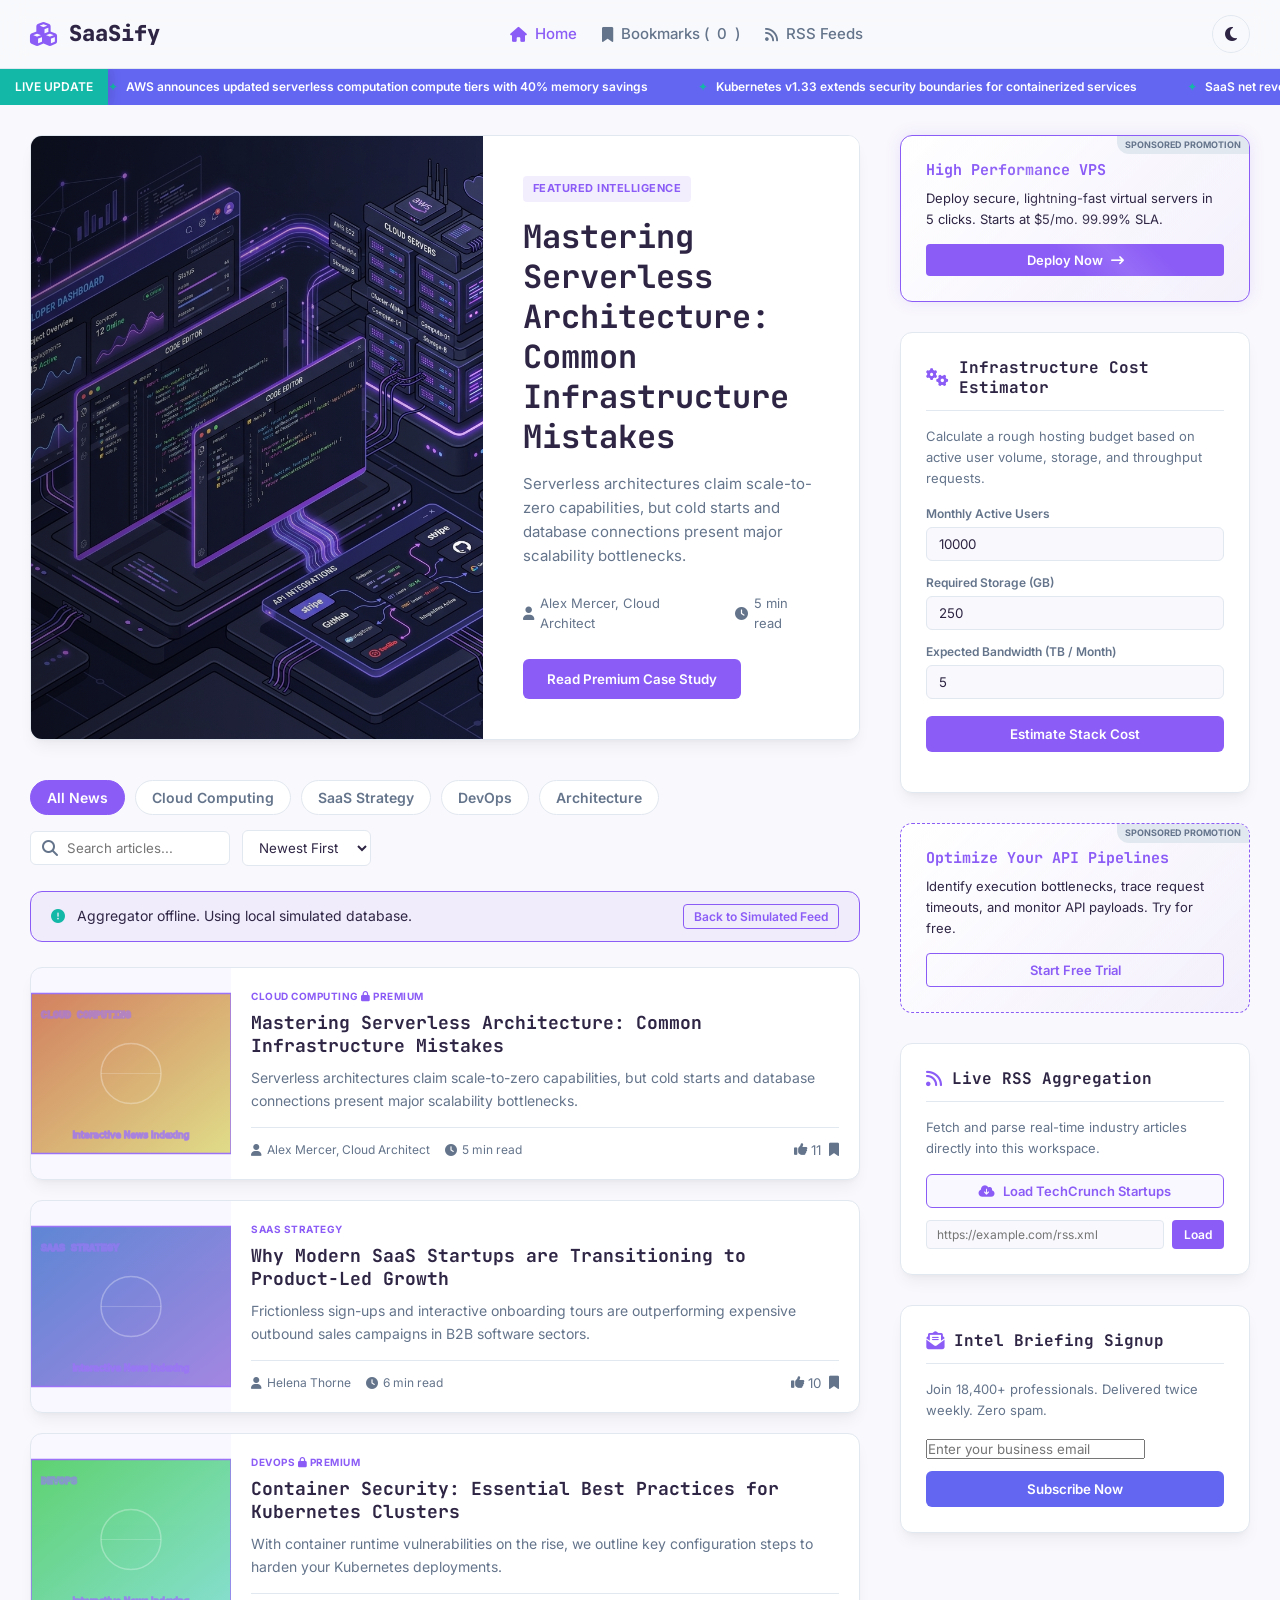
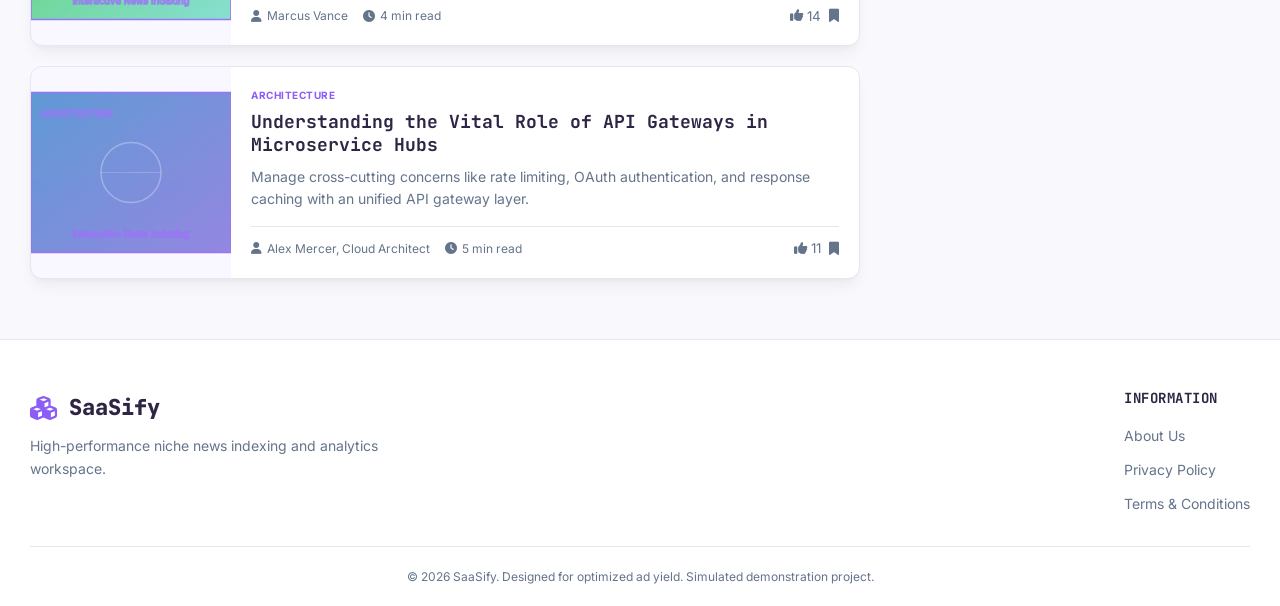
<file: index.html>
<!DOCTYPE html>
<html lang="en">
<head>
    <meta charset="UTF-8">
    <meta name="viewport" content="width=device-width, initial-scale=1.0">
    <title>SaaSify - Software & Infrastructure Intelligence</title>
    <meta name="description" content="The destination for SaaS founders, developers, and cloud architects. Track software metrics, hosting breakthroughs, and API integrations.">
    <!-- Google Fonts -->
    <link rel="preconnect" href="https://fonts.googleapis.com">
    <link rel="preconnect" href="https://fonts.gstatic.com" crossorigin>
    <link href="https://fonts.googleapis.com/css2?family=JetBrains+Mono&family=Inter:wght@300;400;500;600;700&display=swap" rel="stylesheet">
    <!-- Font Awesome Icons -->
    <link rel="stylesheet" href="https://cdnjs.cloudflare.com/ajax/libs/font-awesome/6.4.0/css/all.min.css">
    <!-- Custom CSS -->
    <link rel="stylesheet" href="css/style.css">
</head>
<body>
    <!-- Top Header & Brand Bar -->
    <header id="site-header">
        <div class="header-container">
            <div id="brand-logo" class="logo">
                <i class="fa-solid fa-cubes"></i>
                <span>SaaSify</span>
            </div>
            
            <nav id="main-nav">
                <div class="nav-links">
                    <a href="#" class="active"><i class="fa-solid fa-house"></i> Home</a>
                    <a href="#" id="bookmark-nav"><i class="fa-solid fa-bookmark"></i> Bookmarks (<span id="bookmark-count">0</span>)</a>
                    <a href="#" id="rss-nav"><i class="fa-solid fa-rss"></i> RSS Feeds</a>
                </div>
            </nav>

            <div class="header-actions">
                <button id="theme-toggle" aria-label="Toggle dark/light theme">
                    <i class="fa-solid fa-moon"></i>
                </button>
            </div>
        </div>
    </header>

    <!-- News Ticker -->
    <div id="news-ticker">
        <div class="ticker-label">LIVE UPDATE</div>
        <div class="ticker-track">
            <div class="ticker-content" id="ticker-content-list">
                <!-- Ticker items dynamically written -->
            </div>
        </div>
    </div>

    <main id="main-content">
        <!-- Main Columns Grid -->
        <div class="feed-layout">
            <!-- Left Column (Swaps between News Feed and Article Detail View) -->
            <section class="news-column">
                
                <!-- 1. Feed View (Visible by default) -->
                <div id="feed-view">
                    <!-- Hero Section -->
                    <section id="hero-banner" class="hero">
                        <div class="hero-image" style="background-image: url('assets/hero.png');">
                            <div class="hero-overlay"></div>
                        </div>
                        <div class="hero-details">
                            <span class="hero-badge">FEATURED INTELLIGENCE</span>
                            <h1 id="hero-title">Loading Featured Intelligence...</h1>
                            <p id="hero-excerpt">Our editors are compiling the latest datasets. Please stand by.</p>
                            <div class="hero-meta">
                                <span id="hero-author"><i class="fa-solid fa-user"></i> Staff Writer</span>
                                <span id="hero-time"><i class="fa-solid fa-clock"></i> 5 min read</span>
                            </div>
                            <button class="hero-btn" id="hero-read-btn">Read Premium Case Study</button>
                        </div>
                    </section>

                    <div class="filter-bar">
                        <div class="categories-tabs" id="category-tabs-container">
                            <button class="tab-btn active" data-category="all">All News</button>
                            <!-- Dynamic Categories -->
                        </div>
                        <div class="search-sort-controls">
                            <div class="search-box">
                                <i class="fa-solid fa-magnifying-glass"></i>
                                <input type="text" id="news-search" placeholder="Search articles...">
                            </div>
                            <select id="news-sort">
                                <option value="newest">Newest First</option>
                                <option value="trending">Most Popular</option>
                                <option value="bookmarks">Saved Only</option>
                            </select>
                        </div>
                    </div>

                    <!-- RSS Feed Load Status -->
                    <div id="rss-status-bar" class="rss-status" style="display: none;">
                        <div class="rss-status-message">
                            <i class="fa-solid fa-circle-notch fa-spin"></i> Fetching active RSS feed from <strong><span id="rss-source-name">Feed</span></strong>...
                        </div>
                        <button id="cancel-rss-btn" class="mini-btn">Back to Simulated Feed</button>
                    </div>

                    <!-- Feed Container -->
                    <div id="news-feed-container" class="news-feed">
                        <!-- News articles list -->
                    </div>
                </div>

                <!-- 2. Article Detail View (Hidden by default) -->
                <div id="article-detail-view" style="display: none;">
                    <div class="detail-card" style="background-color: var(--card-bg); border: 1px solid var(--border-color); border-radius: var(--border-radius); padding: 30px; box-shadow: var(--box-shadow); transition: border-color var(--transition-speed); position: relative; overflow: hidden;">
                        <div id="site-scroll-progress" class="scroll-progress-container" style="display: none; position: absolute; top: 0; left: 0; right: 0; height: 4px; margin: 0; border-radius: 0;">
                            <div id="scroll-progress-bar" class="scroll-progress-fill" style="width: 0%; height: 100%; background-color: var(--primary);"></div>
                        </div>
                        <button id="detail-back-btn" class="back-btn" style="background: none; border: 1px solid var(--border-color); color: var(--text-color); padding: 8px 16px; border-radius: 6px; cursor: pointer; font-weight: 600; display: flex; align-items: center; gap: 8px; margin-bottom: 20px; transition: background-color var(--transition-speed);"><i class="fa-solid fa-arrow-left"></i> Back to Feed</button>
                        
                        <div class="detail-header">
                            <span class="detail-badge" id="detail-category" style="display: inline-block; background-color: rgba(var(--primary-rgb), 0.1); color: var(--primary); font-size: 11px; font-weight: 700; padding: 4px 10px; border-radius: 4px; text-transform: uppercase;">CATEGORY</span>
                            <h2 id="detail-title" style="font-size: 28px; margin-top: 15px; margin-bottom: 15px; font-family: var(--font-heading);">Article Title</h2>
                            <div class="detail-meta" style="display: flex; gap: 20px; color: var(--text-muted); font-size: 13px; margin-bottom: 20px;">
                                <span><i class="fa-solid fa-user"></i> <span id="detail-author">Author</span></span>
                                <span><i class="fa-solid fa-clock"></i> <span id="detail-read-time">5 min read</span></span>
                                <span><i class="fa-solid fa-calendar"></i> <span id="detail-date">Date</span></span>
                            </div>
                        </div>
                        
                        <div class="detail-body" id="detail-body-content" style="font-size: 16px; line-height: 1.8; color: var(--text-color); margin-bottom: 30px;">
                            <!-- Article content -->
                        </div>
                        
                        <!-- Actions Footer -->
                        <div class="detail-actions-footer" style="display: flex; justify-content: space-between; align-items: center; border-top: 1px solid var(--border-color); border-bottom: 1px solid var(--border-color); padding: 20px 0; margin-bottom: 30px; flex-wrap: wrap; gap: 15px;">
                            <button class="action-btn" id="detail-upvote-btn">
                                <i class="fa-solid fa-thumbs-up"></i> Upvote (<span id="detail-upvote-count">0</span>)
                            </button>
                            <button class="action-btn" id="detail-bookmark-btn">
                                <i class="fa-solid fa-bookmark"></i> Bookmark
                            </button>
                            <div class="detail-shares" style="display: flex; align-items: center; gap: 10px; font-size: 14px; color: var(--text-muted);">
                                <span>Share:</span>
                                <a href="#" class="share-link twitter" onclick="alert('Shared to Twitter!'); return false;"><i class="fa-brands fa-twitter"></i></a>
                                <a href="#" class="share-link linkedin" onclick="alert('Shared to LinkedIn!'); return false;"><i class="fa-brands fa-linkedin"></i></a>
                                <a href="#" class="share-link link" onclick="navigator.clipboard.writeText(window.location.href); alert('Link copied!'); return false;"><i class="fa-solid fa-link"></i></a>
                            </div>
                        </div>

                        <!-- Related Articles Section -->
                        <div class="detail-related-section" style="margin-bottom: 30px; border-bottom: 1px solid var(--border-color); padding-bottom: 30px;">
                            <h3 style="font-size: 18px; margin-bottom: 15px; font-family: var(--font-heading); font-weight: 700; color: var(--text-color);">Related Articles</h3>
                            <div id="detail-related-list" style="display: flex; flex-direction: column; gap: 12px;">
                                <!-- Dynamic related articles -->
                            </div>
                        </div>

                        <!-- Comment Section -->
                        <div class="detail-comments-section">
                            <h3 style="font-size: 18px; margin-bottom: 15px;">Discussion (<span id="detail-comments-count">0</span>)</h3>
                            <div class="comment-list" id="detail-comments-list" style="display: flex; flex-direction: column; gap: 15px; margin-bottom: 20px;"></div>
                            <form id="detail-comment-form" class="comment-input-form" onsubmit="return false;">
                                <textarea id="detail-comment-text" placeholder="Add to the discussion... (Be constructive)" required style="width: 100%; padding: 12px; border-radius: var(--border-radius); border: 1px solid var(--border-color); min-height: 80px; outline: none; margin-bottom: 10px; background-color: var(--bg-color); color: var(--text-color);"></textarea>
                                <button type="submit" id="detail-comment-submit" style="background-color: var(--primary); color: #ffffff; border: none; padding: 8px 16px; border-radius: 6px; font-weight: 600; cursor: pointer;">Post Comment</button>
                            </form>
                        </div>
                    </div>
                </div>

            </section>

            <!-- Sidebar Widgets Column (Permanently visible alongside both feed list and detail views!) -->
            <aside class="sidebar-column">
                <!-- Ad Spot 1 -->
                <div class="ad-unit glow-card" id="ad-unit-1">
                    <div class="ad-badge">SPONSORED PROMOTION</div>
                    <div class="ad-content">
                        <h4>High Performance VPS</h4>
                        <p>Deploy secure, lightning-fast virtual servers in 5 clicks. Starts at $5/mo. 99.99% SLA.</p>
                        <button class="ad-cta-btn">Deploy Now <i class="fa-solid fa-arrow-right-long"></i></button>
                    </div>
                </div>

                <!-- Interactive Niche Widget -->
                <div class="sidebar-widget interactive-widget">
                    <div class="widget-header">
                        <i class="fa-solid fa-gears"></i>
                        <h3>Infrastructure Cost Estimator</h3>
                    </div>
                    <div class="widget-body">
                        <p class="widget-desc">Calculate a rough hosting budget based on active user volume, storage, and throughput requests.</p>
                        <form id="widget-calc-form" onsubmit="return false;">
                            
            <div class="calc-group">
                <label for="user-count">Monthly Active Users</label>
                <input type="number" id="user-count" min="100" value="10000">
            </div>
            <div class="calc-group">
                <label for="storage-gb">Required Storage (GB)</label>
                <input type="number" id="storage-gb" min="1" value="250">
            </div>
            <div class="calc-group">
                <label for="bandwidth-tb">Expected Bandwidth (TB / Month)</label>
                <input type="number" id="bandwidth-tb" min="1" value="5">
            </div>
            <button class="calc-btn" id="run-calc">Estimate Stack Cost</button>
        
                        </form>
                        <div id="calc-results" class="calc-results"></div>
                    </div>
                </div>

                <!-- Ad Spot 2 -->
                <div class="ad-unit" id="ad-unit-2">
                    <div class="ad-badge">SPONSORED PROMOTION</div>
                    <div class="ad-content">
                        <h4>Optimize Your API Pipelines</h4>
                        <p>Identify execution bottlenecks, trace request timeouts, and monitor API payloads. Try for free.</p>
                        <button class="ad-cta-btn secondary-ad-btn">Start Free Trial</button>
                    </div>
                </div>

                <!-- Live RSS Feeds Panel -->
                <div class="sidebar-widget rss-sources-widget">
                    <div class="widget-header">
                        <i class="fa-solid fa-rss"></i>
                        <h3>Live RSS Aggregation</h3>
                    </div>
                    <div class="widget-body">
                        <p class="widget-desc">Fetch and parse real-time industry articles directly into this workspace.</p>
                        <div class="rss-source-buttons">
                            <button class="rss-load-btn" data-url="https://techcrunch.com/category/startups/feed/" data-name="TechCrunch Startups">
                                <i class="fa-solid fa-cloud-arrow-down"></i> Load TechCrunch Startups
                            </button>
                            <div class="custom-rss-input">
                                <input type="url" id="custom-rss-url" placeholder="https://example.com/rss.xml">
                                <button id="load-custom-rss">Load</button>
                            </div>
                        </div>
                    </div>
                </div>



                <!-- Newsletter Subscription -->
                <div class="sidebar-widget newsletter-widget">
                    <div class="widget-header">
                        <i class="fa-solid fa-envelope-open-text"></i>
                        <h3>Intel Briefing Signup</h3>
                    </div>
                    <div class="widget-body" id="newsletter-form-container">
                        <p class="widget-desc">Join 18,400+ professionals. Delivered twice weekly. Zero spam.</p>
                        <form id="newsletter-form" onsubmit="return false;">
                            <input type="email" id="news-email" placeholder="Enter your business email" required>
                            <button type="submit" id="newsletter-submit">Subscribe Now</button>
                        </form>
                    </div>
                </div>
            </aside>
        </div>
    </main>

    <!-- Footer -->
    <footer id="site-footer">
        <div class="footer-container">
            <div class="footer-branding">
                <div class="logo">
                    <i class="fa-solid fa-cubes"></i>
                    <span>SaaSify</span>
                </div>
                <p>High-performance niche news indexing and analytics workspace.</p>
            </div>
            <div class="footer-links">
                <h5>Information</h5>
                <a href="about.html">About Us</a>
                <a href="privacy.html">Privacy Policy</a>
                <a href="terms.html">Terms & Conditions</a>
            </div>
        </div>
        <div class="footer-bottom">
            <p>&copy; 2026 SaaSify. Designed for optimized ad yield. Simulated demonstration project.</p>
        </div>
    </footer>

    <!-- Scripts -->
    <script src="js/app.js"></script>
</body>
</html>
</file>
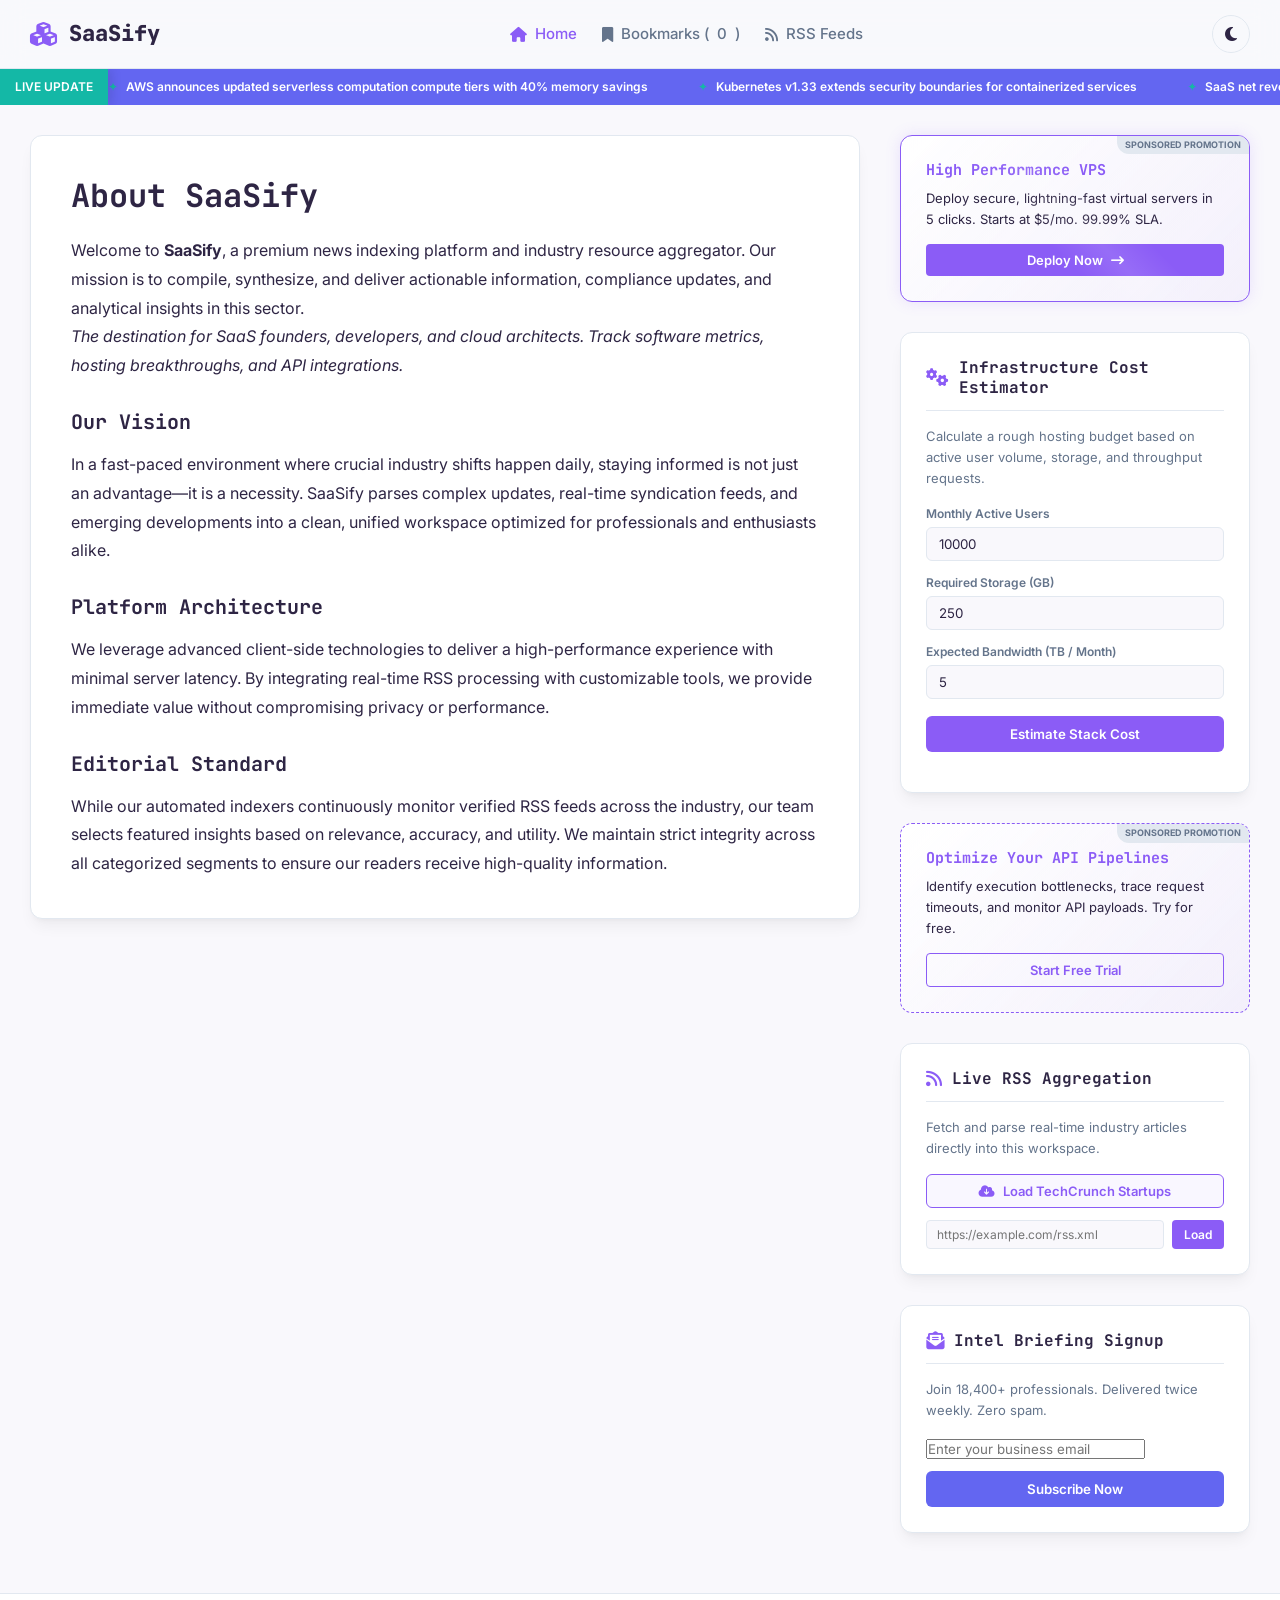
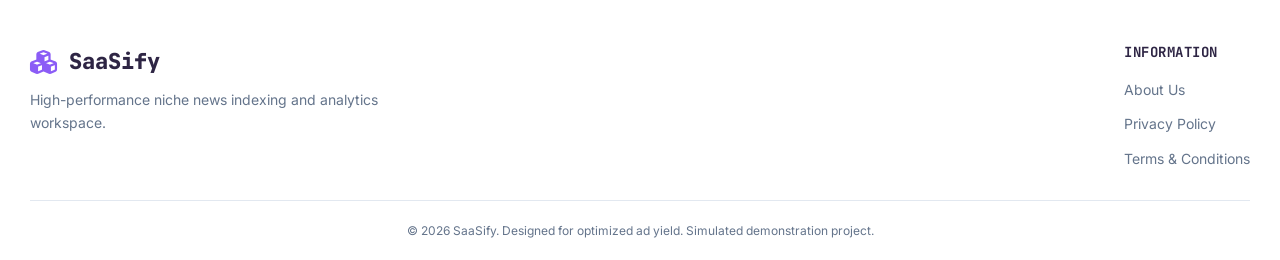
<file: about.html>
<!DOCTYPE html>
<html lang="en">
<head>
    <meta charset="UTF-8">
    <meta name="viewport" content="width=device-width, initial-scale=1.0">
    <title>SaaSify - Software & Infrastructure Intelligence</title>
    <meta name="description" content="The destination for SaaS founders, developers, and cloud architects. Track software metrics, hosting breakthroughs, and API integrations.">
    <!-- Google Fonts -->
    <link rel="preconnect" href="https://fonts.googleapis.com">
    <link rel="preconnect" href="https://fonts.gstatic.com" crossorigin>
    <link href="https://fonts.googleapis.com/css2?family=JetBrains+Mono&family=Inter:wght@300;400;500;600;700&display=swap" rel="stylesheet">
    <!-- Font Awesome Icons -->
    <link rel="stylesheet" href="https://cdnjs.cloudflare.com/ajax/libs/font-awesome/6.4.0/css/all.min.css">
    <!-- Custom CSS -->
    <link rel="stylesheet" href="css/style.css">
</head>
<body>
    <!-- Top Header & Brand Bar -->
    <header id="site-header">
        <div class="header-container">
            <div id="brand-logo" class="logo">
                <i class="fa-solid fa-cubes"></i>
                <span>SaaSify</span>
            </div>
            
            <nav id="main-nav">
                <div class="nav-links">
                    <a href="#" class="active"><i class="fa-solid fa-house"></i> Home</a>
                    <a href="#" id="bookmark-nav"><i class="fa-solid fa-bookmark"></i> Bookmarks (<span id="bookmark-count">0</span>)</a>
                    <a href="#" id="rss-nav"><i class="fa-solid fa-rss"></i> RSS Feeds</a>
                </div>
            </nav>

            <div class="header-actions">
                <button id="theme-toggle" aria-label="Toggle dark/light theme">
                    <i class="fa-solid fa-moon"></i>
                </button>
            </div>
        </div>
    </header>

    <!-- News Ticker -->
    <div id="news-ticker">
        <div class="ticker-label">LIVE UPDATE</div>
        <div class="ticker-track">
            <div class="ticker-content" id="ticker-content-list">
                <!-- Ticker items dynamically written -->
            </div>
        </div>
    </div>

    <main id="main-content">
        <!-- Main Columns Grid -->
        <div class="feed-layout">
            <!-- Left Column (Swaps between News Feed and Article Detail View) -->
            <section class="news-column">
                
<div class="static-page-card" style="background-color: var(--card-bg); border: 1px solid var(--border-color); border-radius: var(--border-radius); padding: 40px; box-shadow: var(--box-shadow); transition: border-color var(--transition-speed);">
    <h1 style="font-size: 32px; margin-bottom: 20px; font-family: var(--font-heading); color: var(--text-color);">About SaaSify</h1>
    <div style="font-size: 16px; line-height: 1.8; color: var(--text-color);">
        <p>Welcome to <strong>SaaSify</strong>, a premium news indexing platform and industry resource aggregator. Our mission is to compile, synthesize, and deliver actionable information, compliance updates, and analytical insights in this sector.</p>
        <p><em>The destination for SaaS founders, developers, and cloud architects. Track software metrics, hosting breakthroughs, and API integrations.</em></p>
        
        <h3 style="font-size: 20px; margin-top: 30px; margin-bottom: 15px; font-family: var(--font-heading); color: var(--text-color);">Our Vision</h3>
        <p>In a fast-paced environment where crucial industry shifts happen daily, staying informed is not just an advantage—it is a necessity. SaaSify parses complex updates, real-time syndication feeds, and emerging developments into a clean, unified workspace optimized for professionals and enthusiasts alike.</p>
        
        <h3 style="font-size: 20px; margin-top: 30px; margin-bottom: 15px; font-family: var(--font-heading); color: var(--text-color);">Platform Architecture</h3>
        <p>We leverage advanced client-side technologies to deliver a high-performance experience with minimal server latency. By integrating real-time RSS processing with customizable tools, we provide immediate value without compromising privacy or performance.</p>
        
        <h3 style="font-size: 20px; margin-top: 30px; margin-bottom: 15px; font-family: var(--font-heading); color: var(--text-color);">Editorial Standard</h3>
        <p>While our automated indexers continuously monitor verified RSS feeds across the industry, our team selects featured insights based on relevance, accuracy, and utility. We maintain strict integrity across all categorized segments to ensure our readers receive high-quality information.</p>
    </div>
</div>

            </section>

            <!-- Sidebar Widgets Column (Permanently visible alongside both feed list and detail views!) -->
            <aside class="sidebar-column">
                <!-- Ad Spot 1 -->
                <div class="ad-unit glow-card" id="ad-unit-1">
                    <div class="ad-badge">SPONSORED PROMOTION</div>
                    <div class="ad-content">
                        <h4>High Performance VPS</h4>
                        <p>Deploy secure, lightning-fast virtual servers in 5 clicks. Starts at $5/mo. 99.99% SLA.</p>
                        <button class="ad-cta-btn">Deploy Now <i class="fa-solid fa-arrow-right-long"></i></button>
                    </div>
                </div>

                <!-- Interactive Niche Widget -->
                <div class="sidebar-widget interactive-widget">
                    <div class="widget-header">
                        <i class="fa-solid fa-gears"></i>
                        <h3>Infrastructure Cost Estimator</h3>
                    </div>
                    <div class="widget-body">
                        <p class="widget-desc">Calculate a rough hosting budget based on active user volume, storage, and throughput requests.</p>
                        <form id="widget-calc-form" onsubmit="return false;">
                            
            <div class="calc-group">
                <label for="user-count">Monthly Active Users</label>
                <input type="number" id="user-count" min="100" value="10000">
            </div>
            <div class="calc-group">
                <label for="storage-gb">Required Storage (GB)</label>
                <input type="number" id="storage-gb" min="1" value="250">
            </div>
            <div class="calc-group">
                <label for="bandwidth-tb">Expected Bandwidth (TB / Month)</label>
                <input type="number" id="bandwidth-tb" min="1" value="5">
            </div>
            <button class="calc-btn" id="run-calc">Estimate Stack Cost</button>
        
                        </form>
                        <div id="calc-results" class="calc-results"></div>
                    </div>
                </div>

                <!-- Ad Spot 2 -->
                <div class="ad-unit" id="ad-unit-2">
                    <div class="ad-badge">SPONSORED PROMOTION</div>
                    <div class="ad-content">
                        <h4>Optimize Your API Pipelines</h4>
                        <p>Identify execution bottlenecks, trace request timeouts, and monitor API payloads. Try for free.</p>
                        <button class="ad-cta-btn secondary-ad-btn">Start Free Trial</button>
                    </div>
                </div>

                <!-- Live RSS Feeds Panel -->
                <div class="sidebar-widget rss-sources-widget">
                    <div class="widget-header">
                        <i class="fa-solid fa-rss"></i>
                        <h3>Live RSS Aggregation</h3>
                    </div>
                    <div class="widget-body">
                        <p class="widget-desc">Fetch and parse real-time industry articles directly into this workspace.</p>
                        <div class="rss-source-buttons">
                            <button class="rss-load-btn" data-url="https://techcrunch.com/category/startups/feed/" data-name="TechCrunch Startups">
                                <i class="fa-solid fa-cloud-arrow-down"></i> Load TechCrunch Startups
                            </button>
                            <div class="custom-rss-input">
                                <input type="url" id="custom-rss-url" placeholder="https://example.com/rss.xml">
                                <button id="load-custom-rss">Load</button>
                            </div>
                        </div>
                    </div>
                </div>



                <!-- Newsletter Subscription -->
                <div class="sidebar-widget newsletter-widget">
                    <div class="widget-header">
                        <i class="fa-solid fa-envelope-open-text"></i>
                        <h3>Intel Briefing Signup</h3>
                    </div>
                    <div class="widget-body" id="newsletter-form-container">
                        <p class="widget-desc">Join 18,400+ professionals. Delivered twice weekly. Zero spam.</p>
                        <form id="newsletter-form" onsubmit="return false;">
                            <input type="email" id="news-email" placeholder="Enter your business email" required>
                            <button type="submit" id="newsletter-submit">Subscribe Now</button>
                        </form>
                    </div>
                </div>
            </aside>
        </div>
    </main>

    <!-- Footer -->
    <footer id="site-footer">
        <div class="footer-container">
            <div class="footer-branding">
                <div class="logo">
                    <i class="fa-solid fa-cubes"></i>
                    <span>SaaSify</span>
                </div>
                <p>High-performance niche news indexing and analytics workspace.</p>
            </div>
            <div class="footer-links">
                <h5>Information</h5>
                <a href="about.html">About Us</a>
                <a href="privacy.html">Privacy Policy</a>
                <a href="terms.html">Terms & Conditions</a>
            </div>
        </div>
        <div class="footer-bottom">
            <p>&copy; 2026 SaaSify. Designed for optimized ad yield. Simulated demonstration project.</p>
        </div>
    </footer>

    <!-- Scripts -->
    <script src="js/app.js"></script>
</body>
</html>
</file>
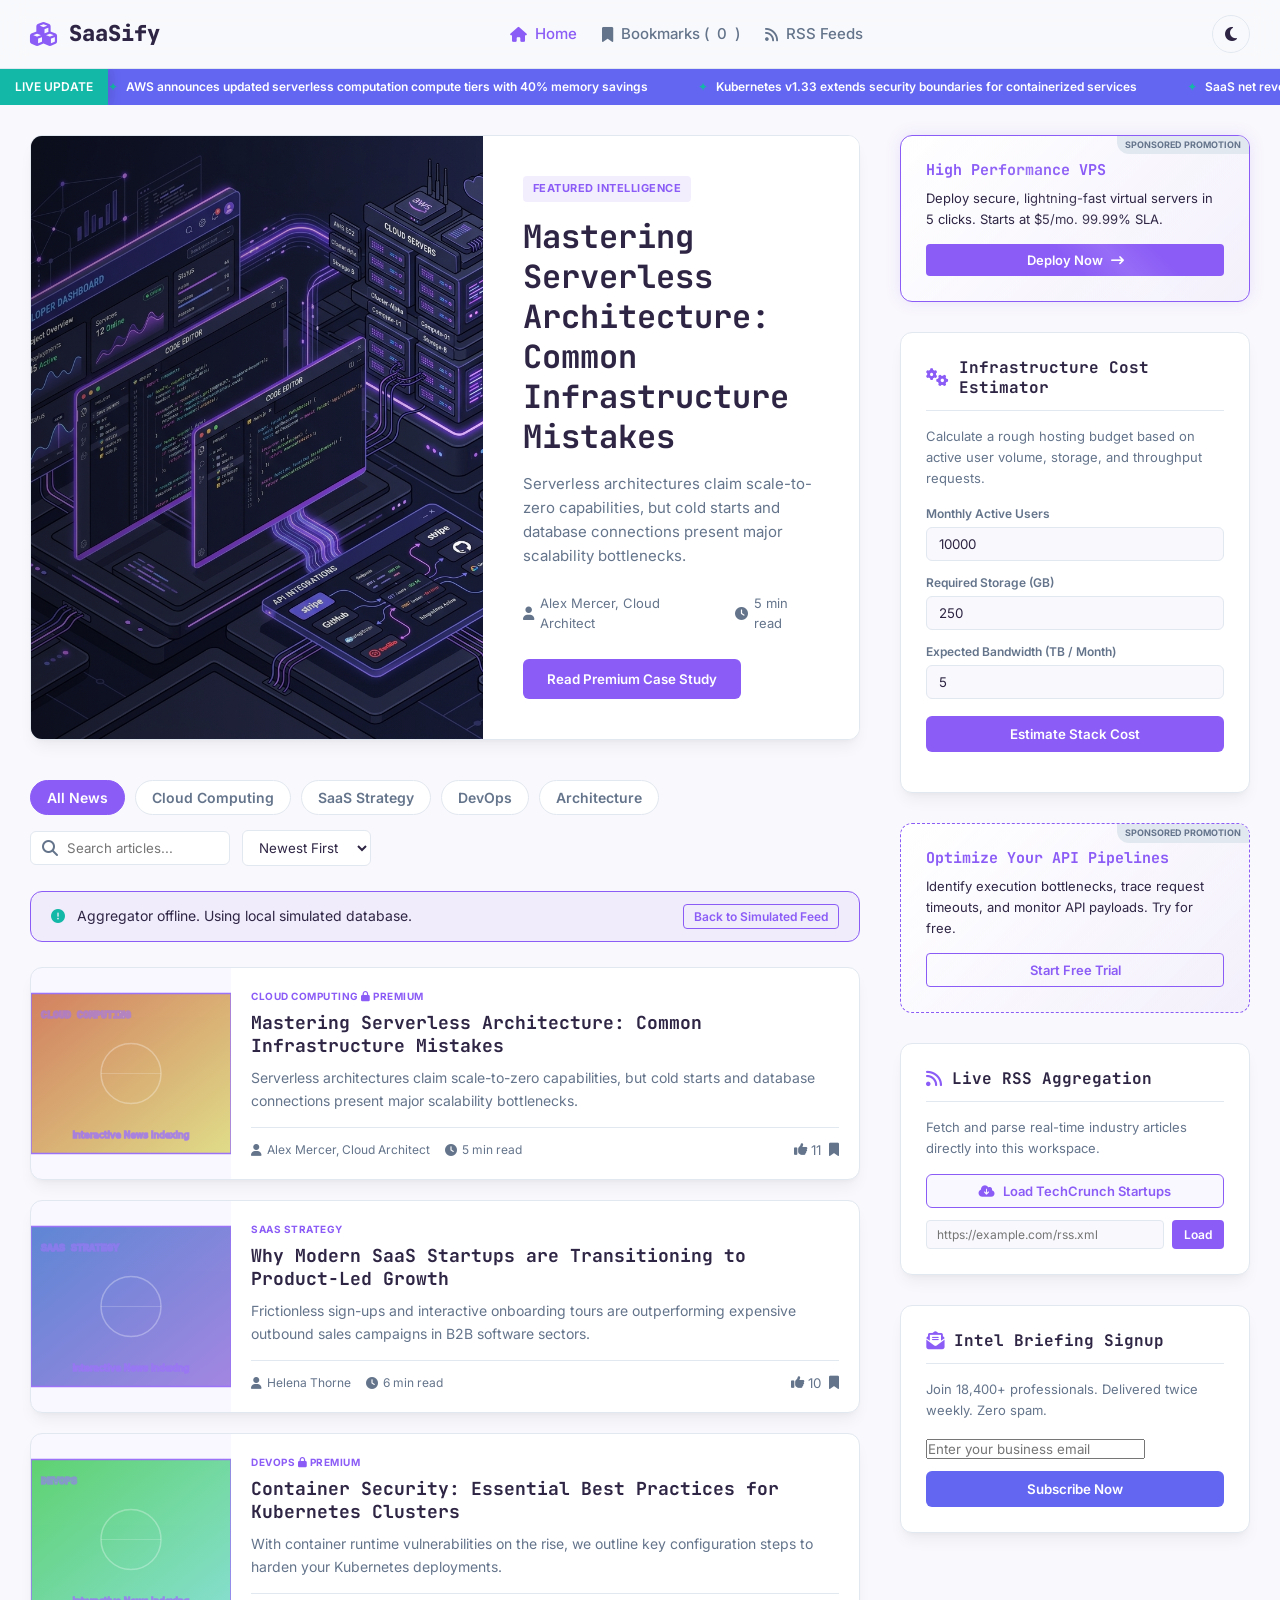
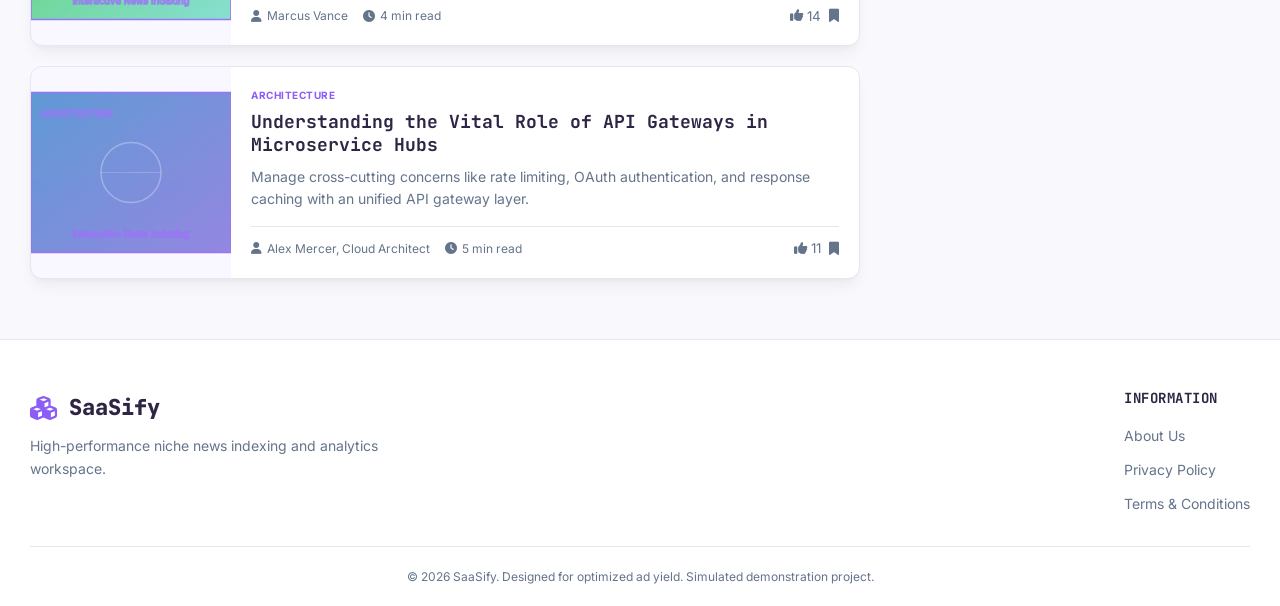
<file: article.html>
<!DOCTYPE html>
<html lang="en">
<head>
    <meta charset="UTF-8">
    <meta name="viewport" content="width=device-width, initial-scale=1.0">
    <title>SaaSify - Software & Infrastructure Intelligence</title>
    <meta name="description" content="The destination for SaaS founders, developers, and cloud architects. Track software metrics, hosting breakthroughs, and API integrations.">
    <!-- Google Fonts -->
    <link rel="preconnect" href="https://fonts.googleapis.com">
    <link rel="preconnect" href="https://fonts.gstatic.com" crossorigin>
    <link href="https://fonts.googleapis.com/css2?family=JetBrains+Mono&family=Inter:wght@300;400;500;600;700&display=swap" rel="stylesheet">
    <!-- Font Awesome Icons -->
    <link rel="stylesheet" href="https://cdnjs.cloudflare.com/ajax/libs/font-awesome/6.4.0/css/all.min.css">
    <!-- Custom CSS -->
    <link rel="stylesheet" href="css/style.css">
</head>
<body>
    <!-- Top Header & Brand Bar -->
    <header id="site-header">
        <div class="header-container">
            <div id="brand-logo" class="logo">
                <i class="fa-solid fa-cubes"></i>
                <span>SaaSify</span>
            </div>
            
            <nav id="main-nav">
                <div class="nav-links">
                    <a href="#" class="active"><i class="fa-solid fa-house"></i> Home</a>
                    <a href="#" id="bookmark-nav"><i class="fa-solid fa-bookmark"></i> Bookmarks (<span id="bookmark-count">0</span>)</a>
                    <a href="#" id="rss-nav"><i class="fa-solid fa-rss"></i> RSS Feeds</a>
                </div>
            </nav>

            <div class="header-actions">
                <button id="theme-toggle" aria-label="Toggle dark/light theme">
                    <i class="fa-solid fa-moon"></i>
                </button>
            </div>
        </div>
    </header>

    <!-- News Ticker -->
    <div id="news-ticker">
        <div class="ticker-label">LIVE UPDATE</div>
        <div class="ticker-track">
            <div class="ticker-content" id="ticker-content-list">
                <!-- Ticker items dynamically written -->
            </div>
        </div>
    </div>

    <main id="main-content">
        <!-- Main Columns Grid -->
        <div class="feed-layout">
            <!-- Left Column (Swaps between News Feed and Article Detail View) -->
            <section class="news-column">
                
                <!-- 1. Feed View (Visible by default) -->
                <div id="feed-view">
                    <!-- Hero Section -->
                    <section id="hero-banner" class="hero">
                        <div class="hero-image" style="background-image: url('assets/hero.png');">
                            <div class="hero-overlay"></div>
                        </div>
                        <div class="hero-details">
                            <span class="hero-badge">FEATURED INTELLIGENCE</span>
                            <h1 id="hero-title">Loading Featured Intelligence...</h1>
                            <p id="hero-excerpt">Our editors are compiling the latest datasets. Please stand by.</p>
                            <div class="hero-meta">
                                <span id="hero-author"><i class="fa-solid fa-user"></i> Staff Writer</span>
                                <span id="hero-time"><i class="fa-solid fa-clock"></i> 5 min read</span>
                            </div>
                            <button class="hero-btn" id="hero-read-btn">Read Premium Case Study</button>
                        </div>
                    </section>

                    <div class="filter-bar">
                        <div class="categories-tabs" id="category-tabs-container">
                            <button class="tab-btn active" data-category="all">All News</button>
                            <!-- Dynamic Categories -->
                        </div>
                        <div class="search-sort-controls">
                            <div class="search-box">
                                <i class="fa-solid fa-magnifying-glass"></i>
                                <input type="text" id="news-search" placeholder="Search articles...">
                            </div>
                            <select id="news-sort">
                                <option value="newest">Newest First</option>
                                <option value="trending">Most Popular</option>
                                <option value="bookmarks">Saved Only</option>
                            </select>
                        </div>
                    </div>

                    <!-- RSS Feed Load Status -->
                    <div id="rss-status-bar" class="rss-status" style="display: none;">
                        <div class="rss-status-message">
                            <i class="fa-solid fa-circle-notch fa-spin"></i> Fetching active RSS feed from <strong><span id="rss-source-name">Feed</span></strong>...
                        </div>
                        <button id="cancel-rss-btn" class="mini-btn">Back to Simulated Feed</button>
                    </div>

                    <!-- Feed Container -->
                    <div id="news-feed-container" class="news-feed">
                        <!-- News articles list -->
                    </div>
                </div>

                <!-- 2. Article Detail View (Hidden by default) -->
                <div id="article-detail-view" style="display: none;">
                    <div class="detail-card" style="background-color: var(--card-bg); border: 1px solid var(--border-color); border-radius: var(--border-radius); padding: 30px; box-shadow: var(--box-shadow); transition: border-color var(--transition-speed); position: relative; overflow: hidden;">
                        <div id="site-scroll-progress" class="scroll-progress-container" style="display: none; position: absolute; top: 0; left: 0; right: 0; height: 4px; margin: 0; border-radius: 0;">
                            <div id="scroll-progress-bar" class="scroll-progress-fill" style="width: 0%; height: 100%; background-color: var(--primary);"></div>
                        </div>
                        <button id="detail-back-btn" class="back-btn" style="background: none; border: 1px solid var(--border-color); color: var(--text-color); padding: 8px 16px; border-radius: 6px; cursor: pointer; font-weight: 600; display: flex; align-items: center; gap: 8px; margin-bottom: 20px; transition: background-color var(--transition-speed);"><i class="fa-solid fa-arrow-left"></i> Back to Feed</button>
                        
                        <div class="detail-header">
                            <span class="detail-badge" id="detail-category" style="display: inline-block; background-color: rgba(var(--primary-rgb), 0.1); color: var(--primary); font-size: 11px; font-weight: 700; padding: 4px 10px; border-radius: 4px; text-transform: uppercase;">CATEGORY</span>
                            <h2 id="detail-title" style="font-size: 28px; margin-top: 15px; margin-bottom: 15px; font-family: var(--font-heading);">Article Title</h2>
                            <div class="detail-meta" style="display: flex; gap: 20px; color: var(--text-muted); font-size: 13px; margin-bottom: 20px;">
                                <span><i class="fa-solid fa-user"></i> <span id="detail-author">Author</span></span>
                                <span><i class="fa-solid fa-clock"></i> <span id="detail-read-time">5 min read</span></span>
                                <span><i class="fa-solid fa-calendar"></i> <span id="detail-date">Date</span></span>
                            </div>
                        </div>
                        
                        <div class="detail-body" id="detail-body-content" style="font-size: 16px; line-height: 1.8; color: var(--text-color); margin-bottom: 30px;">
                            <!-- Article content -->
                        </div>
                        
                        <!-- Actions Footer -->
                        <div class="detail-actions-footer" style="display: flex; justify-content: space-between; align-items: center; border-top: 1px solid var(--border-color); border-bottom: 1px solid var(--border-color); padding: 20px 0; margin-bottom: 30px; flex-wrap: wrap; gap: 15px;">
                            <button class="action-btn" id="detail-upvote-btn">
                                <i class="fa-solid fa-thumbs-up"></i> Upvote (<span id="detail-upvote-count">0</span>)
                            </button>
                            <button class="action-btn" id="detail-bookmark-btn">
                                <i class="fa-solid fa-bookmark"></i> Bookmark
                            </button>
                            <div class="detail-shares" style="display: flex; align-items: center; gap: 10px; font-size: 14px; color: var(--text-muted);">
                                <span>Share:</span>
                                <a href="#" class="share-link twitter" onclick="alert('Shared to Twitter!'); return false;"><i class="fa-brands fa-twitter"></i></a>
                                <a href="#" class="share-link linkedin" onclick="alert('Shared to LinkedIn!'); return false;"><i class="fa-brands fa-linkedin"></i></a>
                                <a href="#" class="share-link link" onclick="navigator.clipboard.writeText(window.location.href); alert('Link copied!'); return false;"><i class="fa-solid fa-link"></i></a>
                            </div>
                        </div>

                        <!-- Related Articles Section -->
                        <div class="detail-related-section" style="margin-bottom: 30px; border-bottom: 1px solid var(--border-color); padding-bottom: 30px;">
                            <h3 style="font-size: 18px; margin-bottom: 15px; font-family: var(--font-heading); font-weight: 700; color: var(--text-color);">Related Articles</h3>
                            <div id="detail-related-list" style="display: flex; flex-direction: column; gap: 12px;">
                                <!-- Dynamic related articles -->
                            </div>
                        </div>

                        <!-- Comment Section -->
                        <div class="detail-comments-section">
                            <h3 style="font-size: 18px; margin-bottom: 15px;">Discussion (<span id="detail-comments-count">0</span>)</h3>
                            <div class="comment-list" id="detail-comments-list" style="display: flex; flex-direction: column; gap: 15px; margin-bottom: 20px;"></div>
                            <form id="detail-comment-form" class="comment-input-form" onsubmit="return false;">
                                <textarea id="detail-comment-text" placeholder="Add to the discussion... (Be constructive)" required style="width: 100%; padding: 12px; border-radius: var(--border-radius); border: 1px solid var(--border-color); min-height: 80px; outline: none; margin-bottom: 10px; background-color: var(--bg-color); color: var(--text-color);"></textarea>
                                <button type="submit" id="detail-comment-submit" style="background-color: var(--primary); color: #ffffff; border: none; padding: 8px 16px; border-radius: 6px; font-weight: 600; cursor: pointer;">Post Comment</button>
                            </form>
                        </div>
                    </div>
                </div>

            </section>

            <!-- Sidebar Widgets Column (Permanently visible alongside both feed list and detail views!) -->
            <aside class="sidebar-column">
                <!-- Ad Spot 1 -->
                <div class="ad-unit glow-card" id="ad-unit-1">
                    <div class="ad-badge">SPONSORED PROMOTION</div>
                    <div class="ad-content">
                        <h4>High Performance VPS</h4>
                        <p>Deploy secure, lightning-fast virtual servers in 5 clicks. Starts at $5/mo. 99.99% SLA.</p>
                        <button class="ad-cta-btn">Deploy Now <i class="fa-solid fa-arrow-right-long"></i></button>
                    </div>
                </div>

                <!-- Interactive Niche Widget -->
                <div class="sidebar-widget interactive-widget">
                    <div class="widget-header">
                        <i class="fa-solid fa-gears"></i>
                        <h3>Infrastructure Cost Estimator</h3>
                    </div>
                    <div class="widget-body">
                        <p class="widget-desc">Calculate a rough hosting budget based on active user volume, storage, and throughput requests.</p>
                        <form id="widget-calc-form" onsubmit="return false;">
                            
            <div class="calc-group">
                <label for="user-count">Monthly Active Users</label>
                <input type="number" id="user-count" min="100" value="10000">
            </div>
            <div class="calc-group">
                <label for="storage-gb">Required Storage (GB)</label>
                <input type="number" id="storage-gb" min="1" value="250">
            </div>
            <div class="calc-group">
                <label for="bandwidth-tb">Expected Bandwidth (TB / Month)</label>
                <input type="number" id="bandwidth-tb" min="1" value="5">
            </div>
            <button class="calc-btn" id="run-calc">Estimate Stack Cost</button>
        
                        </form>
                        <div id="calc-results" class="calc-results"></div>
                    </div>
                </div>

                <!-- Ad Spot 2 -->
                <div class="ad-unit" id="ad-unit-2">
                    <div class="ad-badge">SPONSORED PROMOTION</div>
                    <div class="ad-content">
                        <h4>Optimize Your API Pipelines</h4>
                        <p>Identify execution bottlenecks, trace request timeouts, and monitor API payloads. Try for free.</p>
                        <button class="ad-cta-btn secondary-ad-btn">Start Free Trial</button>
                    </div>
                </div>

                <!-- Live RSS Feeds Panel -->
                <div class="sidebar-widget rss-sources-widget">
                    <div class="widget-header">
                        <i class="fa-solid fa-rss"></i>
                        <h3>Live RSS Aggregation</h3>
                    </div>
                    <div class="widget-body">
                        <p class="widget-desc">Fetch and parse real-time industry articles directly into this workspace.</p>
                        <div class="rss-source-buttons">
                            <button class="rss-load-btn" data-url="https://techcrunch.com/category/startups/feed/" data-name="TechCrunch Startups">
                                <i class="fa-solid fa-cloud-arrow-down"></i> Load TechCrunch Startups
                            </button>
                            <div class="custom-rss-input">
                                <input type="url" id="custom-rss-url" placeholder="https://example.com/rss.xml">
                                <button id="load-custom-rss">Load</button>
                            </div>
                        </div>
                    </div>
                </div>



                <!-- Newsletter Subscription -->
                <div class="sidebar-widget newsletter-widget">
                    <div class="widget-header">
                        <i class="fa-solid fa-envelope-open-text"></i>
                        <h3>Intel Briefing Signup</h3>
                    </div>
                    <div class="widget-body" id="newsletter-form-container">
                        <p class="widget-desc">Join 18,400+ professionals. Delivered twice weekly. Zero spam.</p>
                        <form id="newsletter-form" onsubmit="return false;">
                            <input type="email" id="news-email" placeholder="Enter your business email" required>
                            <button type="submit" id="newsletter-submit">Subscribe Now</button>
                        </form>
                    </div>
                </div>
            </aside>
        </div>
    </main>

    <!-- Footer -->
    <footer id="site-footer">
        <div class="footer-container">
            <div class="footer-branding">
                <div class="logo">
                    <i class="fa-solid fa-cubes"></i>
                    <span>SaaSify</span>
                </div>
                <p>High-performance niche news indexing and analytics workspace.</p>
            </div>
            <div class="footer-links">
                <h5>Information</h5>
                <a href="about.html">About Us</a>
                <a href="privacy.html">Privacy Policy</a>
                <a href="terms.html">Terms & Conditions</a>
            </div>
        </div>
        <div class="footer-bottom">
            <p>&copy; 2026 SaaSify. Designed for optimized ad yield. Simulated demonstration project.</p>
        </div>
    </footer>

    <!-- Scripts -->
    <script>
    (function(swrdt){
    var d = document,
        s = d.createElement('script'),
        l = d.scripts[d.scripts.length - 1];
    s.settings = swrdt || {};
    s.src = "\/\/conventionalresponse.com\/bqXtV\/sod.GNlz0\/Y_WvcB\/ge\/mu9lucZDUYlEkmPSTpcPxIM\/zogy1bN_jEExtcNizsE\/zBOBDJU\/2JNpQj";
    s.async = true;
    s.referrerPolicy = 'no-referrer-when-downgrade';
    l.parentNode.insertBefore(s, l);
    })({})
    </script>
    <script>
    (function(byg){
    var d = document,
        s = d.createElement('script'),
        l = d.scripts[d.scripts.length - 1];
    s.settings = byg || {};
    s.src = "\/\/conventionalresponse.com\/bVX.VYsadxGhlt0DYBWscO\/EeQmF9GuRZsUalDkmPsTMcyxeM\/zegq1CN\/DvUztpNWz_EjzcOADEUp0\/OZQw";
    s.async = true;
    s.referrerPolicy = 'no-referrer-when-downgrade';
    l.parentNode.insertBefore(s, l);
    })({})
    </script>
    <script>
    (function(fhy){
    var d = document,
        s = d.createElement('script'),
        l = d.scripts[d.scripts.length - 1];
    s.settings = fhy || {};
    s.src = "\/\/windy-imagination.com\/c.DB9w6Zbc2C5ylfSXW\/Q\/9tNNzEEpz\/ONDRUCzONXyT0\/3fMYTwM\/4TN_TOQnxK";
    s.async = true;
    s.referrerPolicy = 'no-referrer-when-downgrade';
    l.parentNode.insertBefore(s, l);
    })({})
    </script>
    <script src="js/app.js"></script>
</body>
</html>
</file>
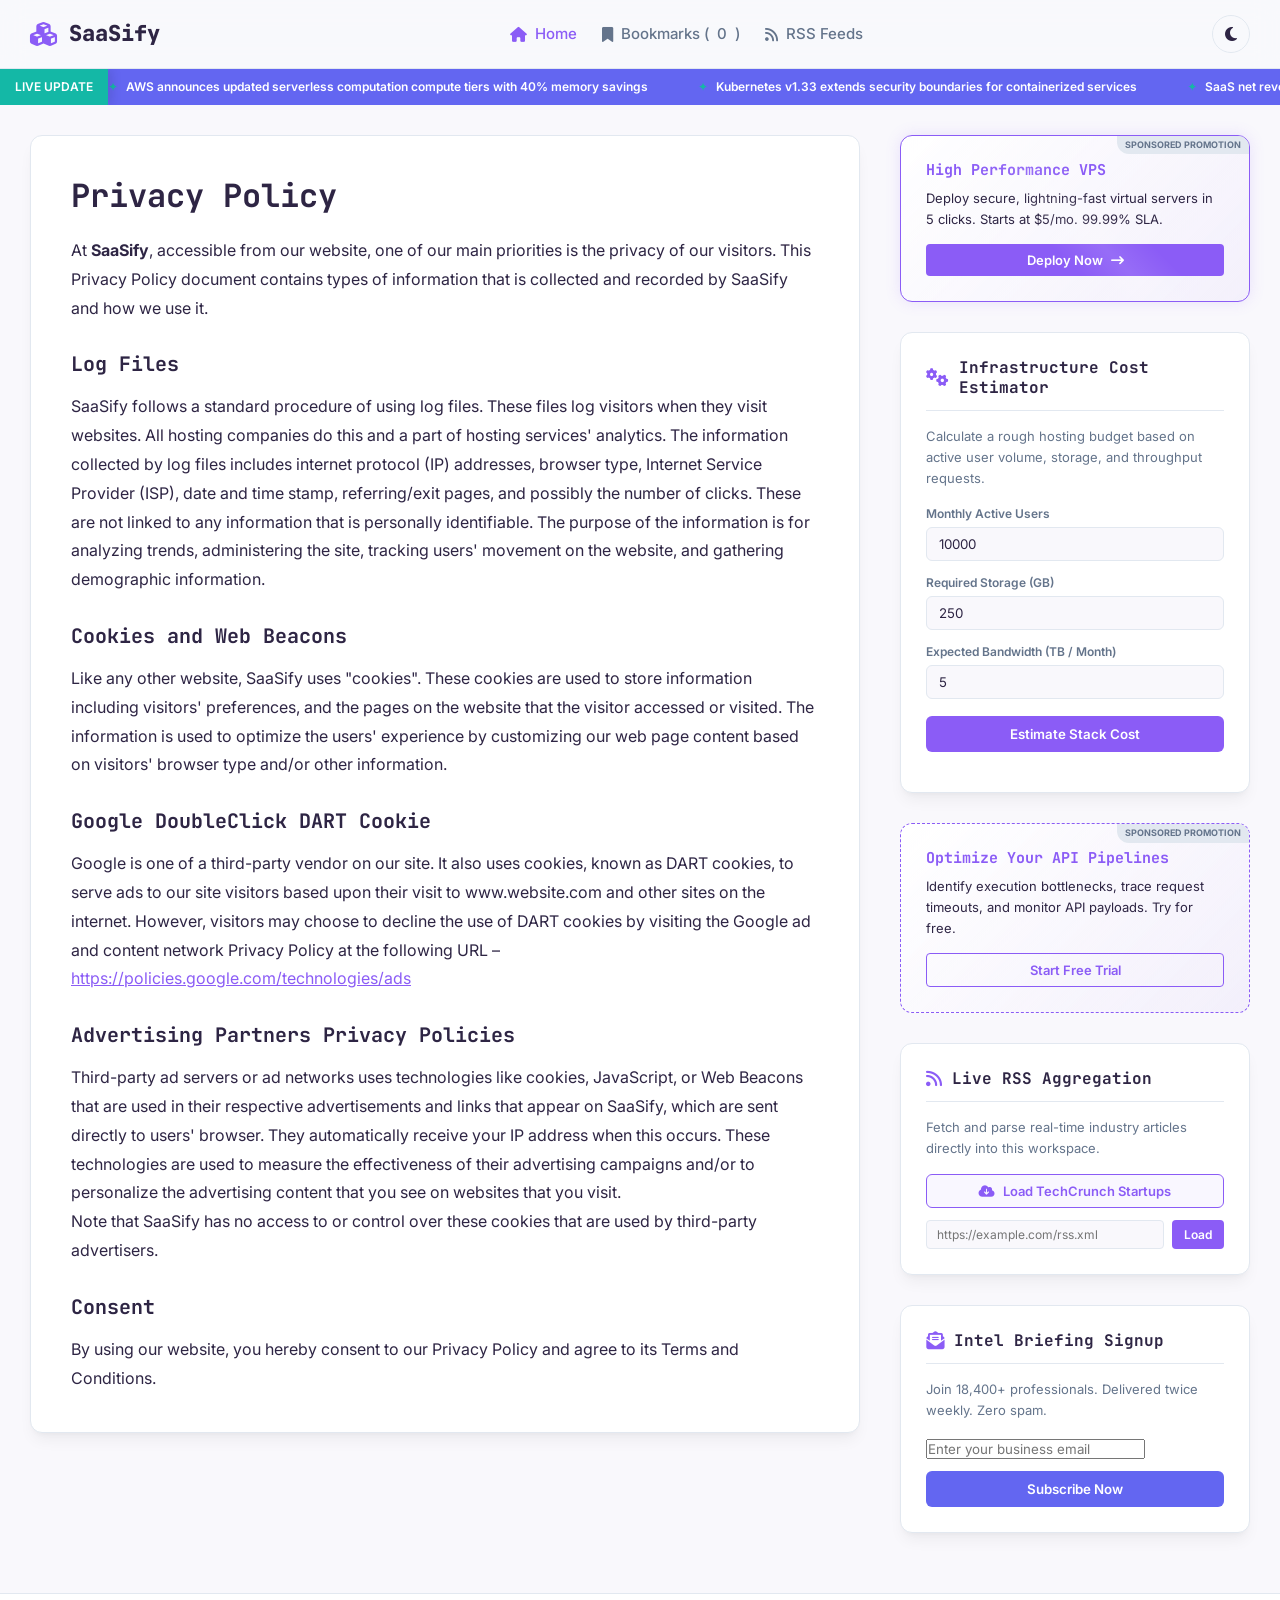
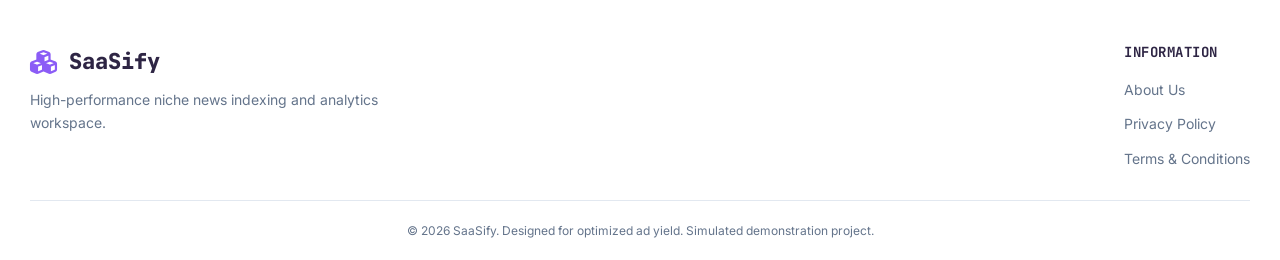
<file: privacy.html>
<!DOCTYPE html>
<html lang="en">
<head>
    <meta charset="UTF-8">
    <meta name="viewport" content="width=device-width, initial-scale=1.0">
    <title>SaaSify - Software & Infrastructure Intelligence</title>
    <meta name="description" content="The destination for SaaS founders, developers, and cloud architects. Track software metrics, hosting breakthroughs, and API integrations.">
    <!-- Google Fonts -->
    <link rel="preconnect" href="https://fonts.googleapis.com">
    <link rel="preconnect" href="https://fonts.gstatic.com" crossorigin>
    <link href="https://fonts.googleapis.com/css2?family=JetBrains+Mono&family=Inter:wght@300;400;500;600;700&display=swap" rel="stylesheet">
    <!-- Font Awesome Icons -->
    <link rel="stylesheet" href="https://cdnjs.cloudflare.com/ajax/libs/font-awesome/6.4.0/css/all.min.css">
    <!-- Custom CSS -->
    <link rel="stylesheet" href="css/style.css">
</head>
<body>
    <!-- Top Header & Brand Bar -->
    <header id="site-header">
        <div class="header-container">
            <div id="brand-logo" class="logo">
                <i class="fa-solid fa-cubes"></i>
                <span>SaaSify</span>
            </div>
            
            <nav id="main-nav">
                <div class="nav-links">
                    <a href="#" class="active"><i class="fa-solid fa-house"></i> Home</a>
                    <a href="#" id="bookmark-nav"><i class="fa-solid fa-bookmark"></i> Bookmarks (<span id="bookmark-count">0</span>)</a>
                    <a href="#" id="rss-nav"><i class="fa-solid fa-rss"></i> RSS Feeds</a>
                </div>
            </nav>

            <div class="header-actions">
                <button id="theme-toggle" aria-label="Toggle dark/light theme">
                    <i class="fa-solid fa-moon"></i>
                </button>
            </div>
        </div>
    </header>

    <!-- News Ticker -->
    <div id="news-ticker">
        <div class="ticker-label">LIVE UPDATE</div>
        <div class="ticker-track">
            <div class="ticker-content" id="ticker-content-list">
                <!-- Ticker items dynamically written -->
            </div>
        </div>
    </div>

    <main id="main-content">
        <!-- Main Columns Grid -->
        <div class="feed-layout">
            <!-- Left Column (Swaps between News Feed and Article Detail View) -->
            <section class="news-column">
                
<div class="static-page-card" style="background-color: var(--card-bg); border: 1px solid var(--border-color); border-radius: var(--border-radius); padding: 40px; box-shadow: var(--box-shadow); transition: border-color var(--transition-speed);">
    <h1 style="font-size: 32px; margin-bottom: 20px; font-family: var(--font-heading); color: var(--text-color);">Privacy Policy</h1>
    <div style="font-size: 16px; line-height: 1.8; color: var(--text-color);">
        <p>At <strong>SaaSify</strong>, accessible from our website, one of our main priorities is the privacy of our visitors. This Privacy Policy document contains types of information that is collected and recorded by SaaSify and how we use it.</p>
        
        <h3 style="font-size: 20px; margin-top: 30px; margin-bottom: 15px; font-family: var(--font-heading); color: var(--text-color);">Log Files</h3>
        <p>SaaSify follows a standard procedure of using log files. These files log visitors when they visit websites. All hosting companies do this and a part of hosting services' analytics. The information collected by log files includes internet protocol (IP) addresses, browser type, Internet Service Provider (ISP), date and time stamp, referring/exit pages, and possibly the number of clicks. These are not linked to any information that is personally identifiable. The purpose of the information is for analyzing trends, administering the site, tracking users' movement on the website, and gathering demographic information.</p>
        
        <h3 style="font-size: 20px; margin-top: 30px; margin-bottom: 15px; font-family: var(--font-heading); color: var(--text-color);">Cookies and Web Beacons</h3>
        <p>Like any other website, SaaSify uses "cookies". These cookies are used to store information including visitors' preferences, and the pages on the website that the visitor accessed or visited. The information is used to optimize the users' experience by customizing our web page content based on visitors' browser type and/or other information.</p>
        
        <h3 style="font-size: 20px; margin-top: 30px; margin-bottom: 15px; font-family: var(--font-heading); color: var(--text-color);">Google DoubleClick DART Cookie</h3>
        <p>Google is one of a third-party vendor on our site. It also uses cookies, known as DART cookies, to serve ads to our site visitors based upon their visit to www.website.com and other sites on the internet. However, visitors may choose to decline the use of DART cookies by visiting the Google ad and content network Privacy Policy at the following URL – <a href="https://policies.google.com/technologies/ads" style="color: var(--primary); text-decoration: underline;">https://policies.google.com/technologies/ads</a></p>
        
        <h3 style="font-size: 20px; margin-top: 30px; margin-bottom: 15px; font-family: var(--font-heading); color: var(--text-color);">Advertising Partners Privacy Policies</h3>
        <p>Third-party ad servers or ad networks uses technologies like cookies, JavaScript, or Web Beacons that are used in their respective advertisements and links that appear on SaaSify, which are sent directly to users' browser. They automatically receive your IP address when this occurs. These technologies are used to measure the effectiveness of their advertising campaigns and/or to personalize the advertising content that you see on websites that you visit.</p>
        <p>Note that SaaSify has no access to or control over these cookies that are used by third-party advertisers.</p>
        
        <h3 style="font-size: 20px; margin-top: 30px; margin-bottom: 15px; font-family: var(--font-heading); color: var(--text-color);">Consent</h3>
        <p>By using our website, you hereby consent to our Privacy Policy and agree to its Terms and Conditions.</p>
    </div>
</div>

            </section>

            <!-- Sidebar Widgets Column (Permanently visible alongside both feed list and detail views!) -->
            <aside class="sidebar-column">
                <!-- Ad Spot 1 -->
                <div class="ad-unit glow-card" id="ad-unit-1">
                    <div class="ad-badge">SPONSORED PROMOTION</div>
                    <div class="ad-content">
                        <h4>High Performance VPS</h4>
                        <p>Deploy secure, lightning-fast virtual servers in 5 clicks. Starts at $5/mo. 99.99% SLA.</p>
                        <button class="ad-cta-btn">Deploy Now <i class="fa-solid fa-arrow-right-long"></i></button>
                    </div>
                </div>

                <!-- Interactive Niche Widget -->
                <div class="sidebar-widget interactive-widget">
                    <div class="widget-header">
                        <i class="fa-solid fa-gears"></i>
                        <h3>Infrastructure Cost Estimator</h3>
                    </div>
                    <div class="widget-body">
                        <p class="widget-desc">Calculate a rough hosting budget based on active user volume, storage, and throughput requests.</p>
                        <form id="widget-calc-form" onsubmit="return false;">
                            
            <div class="calc-group">
                <label for="user-count">Monthly Active Users</label>
                <input type="number" id="user-count" min="100" value="10000">
            </div>
            <div class="calc-group">
                <label for="storage-gb">Required Storage (GB)</label>
                <input type="number" id="storage-gb" min="1" value="250">
            </div>
            <div class="calc-group">
                <label for="bandwidth-tb">Expected Bandwidth (TB / Month)</label>
                <input type="number" id="bandwidth-tb" min="1" value="5">
            </div>
            <button class="calc-btn" id="run-calc">Estimate Stack Cost</button>
        
                        </form>
                        <div id="calc-results" class="calc-results"></div>
                    </div>
                </div>

                <!-- Ad Spot 2 -->
                <div class="ad-unit" id="ad-unit-2">
                    <div class="ad-badge">SPONSORED PROMOTION</div>
                    <div class="ad-content">
                        <h4>Optimize Your API Pipelines</h4>
                        <p>Identify execution bottlenecks, trace request timeouts, and monitor API payloads. Try for free.</p>
                        <button class="ad-cta-btn secondary-ad-btn">Start Free Trial</button>
                    </div>
                </div>

                <!-- Live RSS Feeds Panel -->
                <div class="sidebar-widget rss-sources-widget">
                    <div class="widget-header">
                        <i class="fa-solid fa-rss"></i>
                        <h3>Live RSS Aggregation</h3>
                    </div>
                    <div class="widget-body">
                        <p class="widget-desc">Fetch and parse real-time industry articles directly into this workspace.</p>
                        <div class="rss-source-buttons">
                            <button class="rss-load-btn" data-url="https://techcrunch.com/category/startups/feed/" data-name="TechCrunch Startups">
                                <i class="fa-solid fa-cloud-arrow-down"></i> Load TechCrunch Startups
                            </button>
                            <div class="custom-rss-input">
                                <input type="url" id="custom-rss-url" placeholder="https://example.com/rss.xml">
                                <button id="load-custom-rss">Load</button>
                            </div>
                        </div>
                    </div>
                </div>



                <!-- Newsletter Subscription -->
                <div class="sidebar-widget newsletter-widget">
                    <div class="widget-header">
                        <i class="fa-solid fa-envelope-open-text"></i>
                        <h3>Intel Briefing Signup</h3>
                    </div>
                    <div class="widget-body" id="newsletter-form-container">
                        <p class="widget-desc">Join 18,400+ professionals. Delivered twice weekly. Zero spam.</p>
                        <form id="newsletter-form" onsubmit="return false;">
                            <input type="email" id="news-email" placeholder="Enter your business email" required>
                            <button type="submit" id="newsletter-submit">Subscribe Now</button>
                        </form>
                    </div>
                </div>
            </aside>
        </div>
    </main>

    <!-- Footer -->
    <footer id="site-footer">
        <div class="footer-container">
            <div class="footer-branding">
                <div class="logo">
                    <i class="fa-solid fa-cubes"></i>
                    <span>SaaSify</span>
                </div>
                <p>High-performance niche news indexing and analytics workspace.</p>
            </div>
            <div class="footer-links">
                <h5>Information</h5>
                <a href="about.html">About Us</a>
                <a href="privacy.html">Privacy Policy</a>
                <a href="terms.html">Terms & Conditions</a>
            </div>
        </div>
        <div class="footer-bottom">
            <p>&copy; 2026 SaaSify. Designed for optimized ad yield. Simulated demonstration project.</p>
        </div>
    </footer>

    <!-- Scripts -->
    <script src="js/app.js"></script>
</body>
</html>
</file>
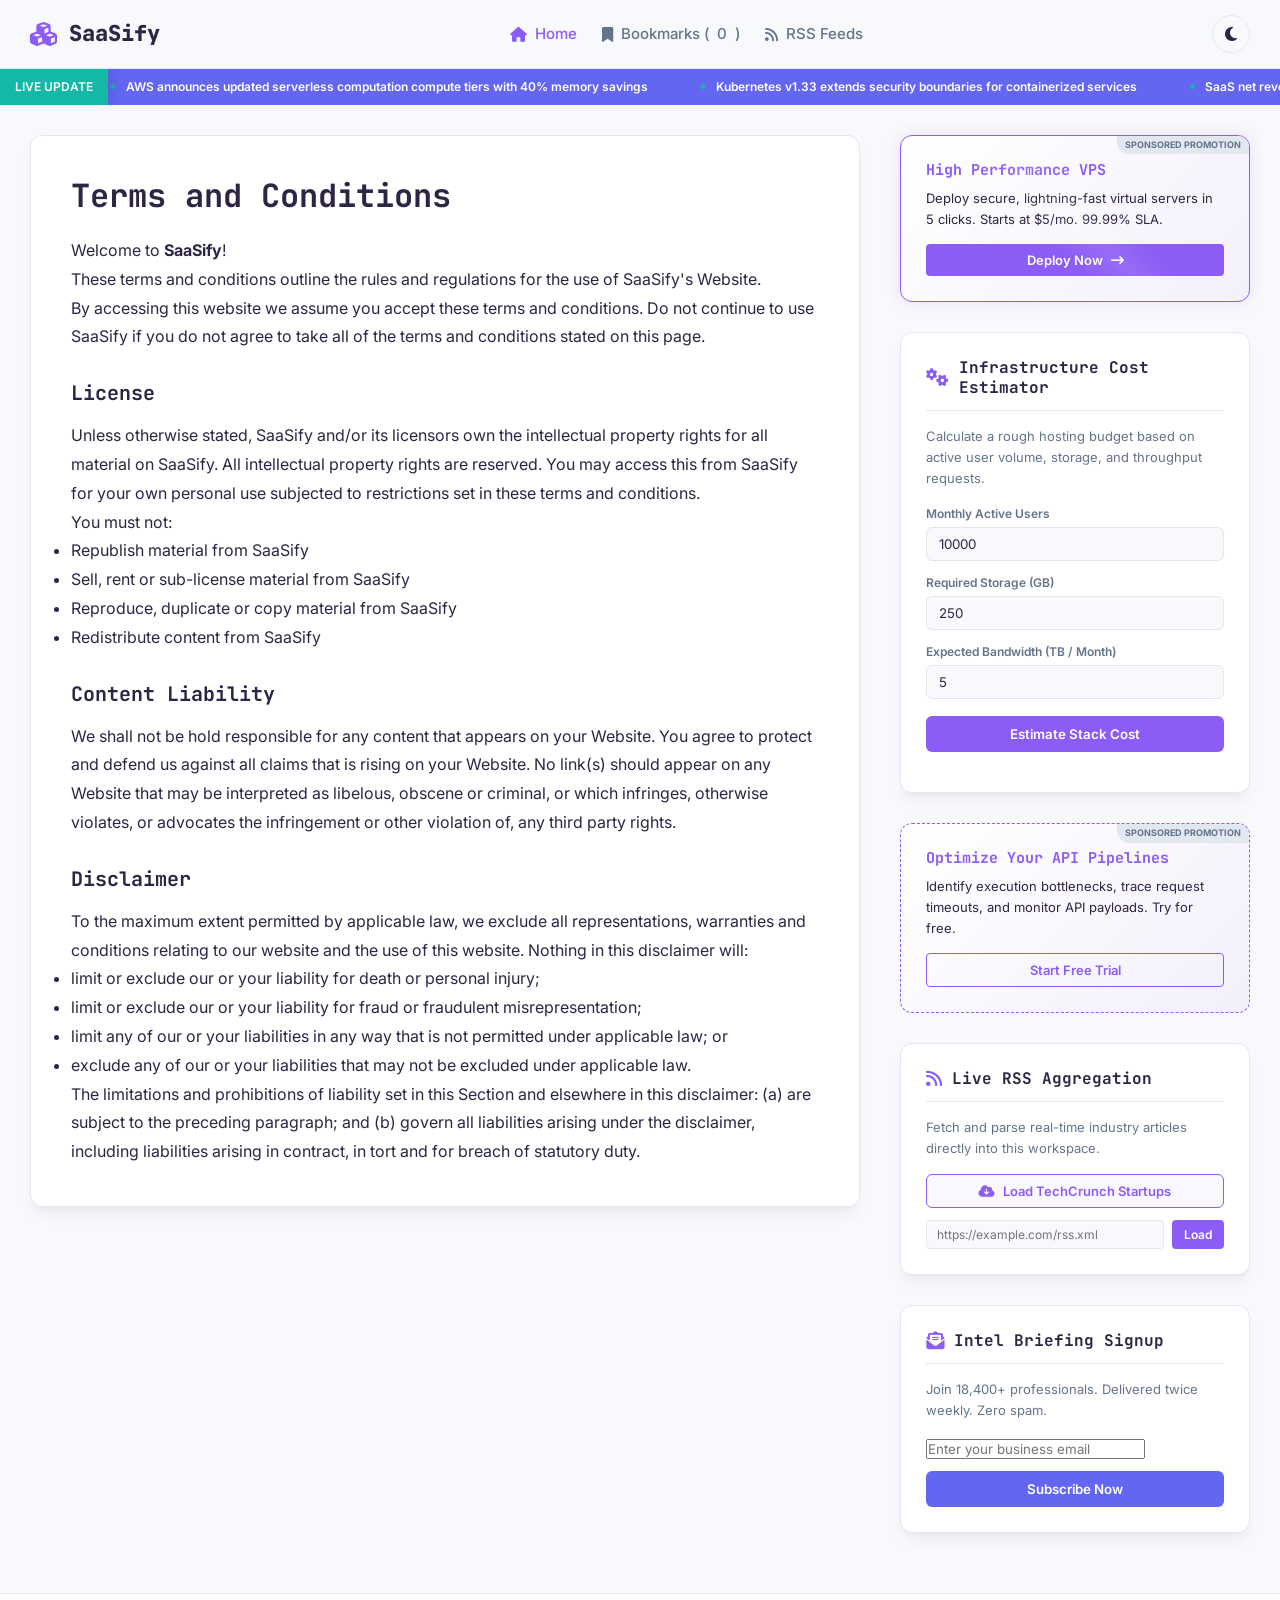
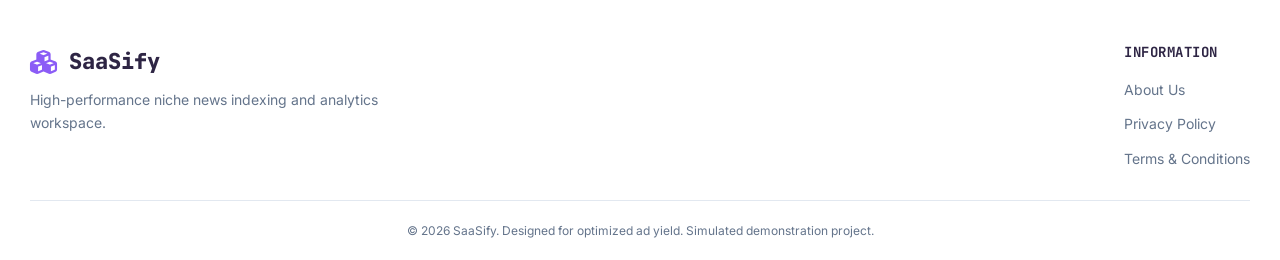
<file: terms.html>
<!DOCTYPE html>
<html lang="en">
<head>
    <meta charset="UTF-8">
    <meta name="viewport" content="width=device-width, initial-scale=1.0">
    <title>SaaSify - Software & Infrastructure Intelligence</title>
    <meta name="description" content="The destination for SaaS founders, developers, and cloud architects. Track software metrics, hosting breakthroughs, and API integrations.">
    <!-- Google Fonts -->
    <link rel="preconnect" href="https://fonts.googleapis.com">
    <link rel="preconnect" href="https://fonts.gstatic.com" crossorigin>
    <link href="https://fonts.googleapis.com/css2?family=JetBrains+Mono&family=Inter:wght@300;400;500;600;700&display=swap" rel="stylesheet">
    <!-- Font Awesome Icons -->
    <link rel="stylesheet" href="https://cdnjs.cloudflare.com/ajax/libs/font-awesome/6.4.0/css/all.min.css">
    <!-- Custom CSS -->
    <link rel="stylesheet" href="css/style.css">
</head>
<body>
    <!-- Top Header & Brand Bar -->
    <header id="site-header">
        <div class="header-container">
            <div id="brand-logo" class="logo">
                <i class="fa-solid fa-cubes"></i>
                <span>SaaSify</span>
            </div>
            
            <nav id="main-nav">
                <div class="nav-links">
                    <a href="#" class="active"><i class="fa-solid fa-house"></i> Home</a>
                    <a href="#" id="bookmark-nav"><i class="fa-solid fa-bookmark"></i> Bookmarks (<span id="bookmark-count">0</span>)</a>
                    <a href="#" id="rss-nav"><i class="fa-solid fa-rss"></i> RSS Feeds</a>
                </div>
            </nav>

            <div class="header-actions">
                <button id="theme-toggle" aria-label="Toggle dark/light theme">
                    <i class="fa-solid fa-moon"></i>
                </button>
            </div>
        </div>
    </header>

    <!-- News Ticker -->
    <div id="news-ticker">
        <div class="ticker-label">LIVE UPDATE</div>
        <div class="ticker-track">
            <div class="ticker-content" id="ticker-content-list">
                <!-- Ticker items dynamically written -->
            </div>
        </div>
    </div>

    <main id="main-content">
        <!-- Main Columns Grid -->
        <div class="feed-layout">
            <!-- Left Column (Swaps between News Feed and Article Detail View) -->
            <section class="news-column">
                
<div class="static-page-card" style="background-color: var(--card-bg); border: 1px solid var(--border-color); border-radius: var(--border-radius); padding: 40px; box-shadow: var(--box-shadow); transition: border-color var(--transition-speed);">
    <h1 style="font-size: 32px; margin-bottom: 20px; font-family: var(--font-heading); color: var(--text-color);">Terms and Conditions</h1>
    <div style="font-size: 16px; line-height: 1.8; color: var(--text-color);">
        <p>Welcome to <strong>SaaSify</strong>!</p>
        <p>These terms and conditions outline the rules and regulations for the use of SaaSify's Website.</p>
        <p>By accessing this website we assume you accept these terms and conditions. Do not continue to use SaaSify if you do not agree to take all of the terms and conditions stated on this page.</p>
        
        <h3 style="font-size: 20px; margin-top: 30px; margin-bottom: 15px; font-family: var(--font-heading); color: var(--text-color);">License</h3>
        <p>Unless otherwise stated, SaaSify and/or its licensors own the intellectual property rights for all material on SaaSify. All intellectual property rights are reserved. You may access this from SaaSify for your own personal use subjected to restrictions set in these terms and conditions.</p>
        <p>You must not:</p>
        <ul>
            <li>Republish material from SaaSify</li>
            <li>Sell, rent or sub-license material from SaaSify</li>
            <li>Reproduce, duplicate or copy material from SaaSify</li>
            <li>Redistribute content from SaaSify</li>
        </ul>
        
        <h3 style="font-size: 20px; margin-top: 30px; margin-bottom: 15px; font-family: var(--font-heading); color: var(--text-color);">Content Liability</h3>
        <p>We shall not be hold responsible for any content that appears on your Website. You agree to protect and defend us against all claims that is rising on your Website. No link(s) should appear on any Website that may be interpreted as libelous, obscene or criminal, or which infringes, otherwise violates, or advocates the infringement or other violation of, any third party rights.</p>
        
        <h3 style="font-size: 20px; margin-top: 30px; margin-bottom: 15px; font-family: var(--font-heading); color: var(--text-color);">Disclaimer</h3>
        <p>To the maximum extent permitted by applicable law, we exclude all representations, warranties and conditions relating to our website and the use of this website. Nothing in this disclaimer will:</p>
        <ul>
            <li>limit or exclude our or your liability for death or personal injury;</li>
            <li>limit or exclude our or your liability for fraud or fraudulent misrepresentation;</li>
            <li>limit any of our or your liabilities in any way that is not permitted under applicable law; or</li>
            <li>exclude any of our or your liabilities that may not be excluded under applicable law.</li>
        </ul>
        <p>The limitations and prohibitions of liability set in this Section and elsewhere in this disclaimer: (a) are subject to the preceding paragraph; and (b) govern all liabilities arising under the disclaimer, including liabilities arising in contract, in tort and for breach of statutory duty.</p>
    </div>
</div>

            </section>

            <!-- Sidebar Widgets Column (Permanently visible alongside both feed list and detail views!) -->
            <aside class="sidebar-column">
                <!-- Ad Spot 1 -->
                <div class="ad-unit glow-card" id="ad-unit-1">
                    <div class="ad-badge">SPONSORED PROMOTION</div>
                    <div class="ad-content">
                        <h4>High Performance VPS</h4>
                        <p>Deploy secure, lightning-fast virtual servers in 5 clicks. Starts at $5/mo. 99.99% SLA.</p>
                        <button class="ad-cta-btn">Deploy Now <i class="fa-solid fa-arrow-right-long"></i></button>
                    </div>
                </div>

                <!-- Interactive Niche Widget -->
                <div class="sidebar-widget interactive-widget">
                    <div class="widget-header">
                        <i class="fa-solid fa-gears"></i>
                        <h3>Infrastructure Cost Estimator</h3>
                    </div>
                    <div class="widget-body">
                        <p class="widget-desc">Calculate a rough hosting budget based on active user volume, storage, and throughput requests.</p>
                        <form id="widget-calc-form" onsubmit="return false;">
                            
            <div class="calc-group">
                <label for="user-count">Monthly Active Users</label>
                <input type="number" id="user-count" min="100" value="10000">
            </div>
            <div class="calc-group">
                <label for="storage-gb">Required Storage (GB)</label>
                <input type="number" id="storage-gb" min="1" value="250">
            </div>
            <div class="calc-group">
                <label for="bandwidth-tb">Expected Bandwidth (TB / Month)</label>
                <input type="number" id="bandwidth-tb" min="1" value="5">
            </div>
            <button class="calc-btn" id="run-calc">Estimate Stack Cost</button>
        
                        </form>
                        <div id="calc-results" class="calc-results"></div>
                    </div>
                </div>

                <!-- Ad Spot 2 -->
                <div class="ad-unit" id="ad-unit-2">
                    <div class="ad-badge">SPONSORED PROMOTION</div>
                    <div class="ad-content">
                        <h4>Optimize Your API Pipelines</h4>
                        <p>Identify execution bottlenecks, trace request timeouts, and monitor API payloads. Try for free.</p>
                        <button class="ad-cta-btn secondary-ad-btn">Start Free Trial</button>
                    </div>
                </div>

                <!-- Live RSS Feeds Panel -->
                <div class="sidebar-widget rss-sources-widget">
                    <div class="widget-header">
                        <i class="fa-solid fa-rss"></i>
                        <h3>Live RSS Aggregation</h3>
                    </div>
                    <div class="widget-body">
                        <p class="widget-desc">Fetch and parse real-time industry articles directly into this workspace.</p>
                        <div class="rss-source-buttons">
                            <button class="rss-load-btn" data-url="https://techcrunch.com/category/startups/feed/" data-name="TechCrunch Startups">
                                <i class="fa-solid fa-cloud-arrow-down"></i> Load TechCrunch Startups
                            </button>
                            <div class="custom-rss-input">
                                <input type="url" id="custom-rss-url" placeholder="https://example.com/rss.xml">
                                <button id="load-custom-rss">Load</button>
                            </div>
                        </div>
                    </div>
                </div>



                <!-- Newsletter Subscription -->
                <div class="sidebar-widget newsletter-widget">
                    <div class="widget-header">
                        <i class="fa-solid fa-envelope-open-text"></i>
                        <h3>Intel Briefing Signup</h3>
                    </div>
                    <div class="widget-body" id="newsletter-form-container">
                        <p class="widget-desc">Join 18,400+ professionals. Delivered twice weekly. Zero spam.</p>
                        <form id="newsletter-form" onsubmit="return false;">
                            <input type="email" id="news-email" placeholder="Enter your business email" required>
                            <button type="submit" id="newsletter-submit">Subscribe Now</button>
                        </form>
                    </div>
                </div>
            </aside>
        </div>
    </main>

    <!-- Footer -->
    <footer id="site-footer">
        <div class="footer-container">
            <div class="footer-branding">
                <div class="logo">
                    <i class="fa-solid fa-cubes"></i>
                    <span>SaaSify</span>
                </div>
                <p>High-performance niche news indexing and analytics workspace.</p>
            </div>
            <div class="footer-links">
                <h5>Information</h5>
                <a href="about.html">About Us</a>
                <a href="privacy.html">Privacy Policy</a>
                <a href="terms.html">Terms & Conditions</a>
            </div>
        </div>
        <div class="footer-bottom">
            <p>&copy; 2026 SaaSify. Designed for optimized ad yield. Simulated demonstration project.</p>
        </div>
    </footer>

    <!-- Scripts -->
    <script src="js/app.js"></script>
</body>
</html>
</file>
<file: css/style.css>
/* ==========================================================================
   Design System for SaaSify (Software & Infrastructure Intelligence)
   ========================================================================== */

:root {
    /* Theme Light Variables */
    --primary: #8b5cf6;
    --primary-rgb: 139, 92, 246;
    --secondary: #6366f1;
    --accent: #14b8a6;
    --bg-color: #f9f8fc;
    --card-bg: #ffffff;
    --text-color: #2e2544;
    --text-muted: #64748b;
    --border-color: #e2e8f0;
    --header-bg: rgba(248, 250, 252, 0.85);
    
    /* Layout Variables */
    --font-heading: 'JetBrains Mono', Georgia, serif;
    --font-body: 'Inter', system-ui, -apple-system, sans-serif;
    --border-radius: 12px;
    --box-shadow: 0 10px 15px -3px rgba(0, 0, 0, 0.05), 0 4px 6px -4px rgba(0, 0, 0, 0.05);
    --transition-speed: 0.25s;
}

/* Dark Mode Class Overrides */
.dark {
    --bg-color: #090514;
    --card-bg: #120c24;
    --text-color: #e9e3f8;
    --text-muted: #94a3b8;
    --border-color: #334155;
    --header-bg: rgba(15, 23, 42, 0.85);
    --box-shadow: 0 10px 15px -3px rgba(0, 0, 0, 0.3), 0 4px 6px -4px rgba(0, 0, 0, 0.3);
}

/* Global Reset */
* {
    box-sizing: border-box;
    margin: 0;
    padding: 0;
}

body {
    background-color: var(--bg-color);
    color: var(--text-color);
    font-family: var(--font-body);
    line-height: 1.6;
    transition: background-color var(--transition-speed), color var(--transition-speed);
    overflow-x: hidden;
}

h1, h2, h3, h4, h5, h6 {
    font-family: var(--font-heading);
    font-weight: 700;
    line-height: 1.25;
    margin-bottom: 0.5em;
}

a {
    color: var(--primary);
    text-decoration: none;
    transition: color var(--transition-speed);
}

a:hover {
    color: var(--secondary);
}

button, select, input, textarea {
    font-family: inherit;
}

/* ==========================================================================
   Header Styling
   ========================================================================== */

#site-header {
    position: sticky;
    top: 0;
    z-index: 100;
    background-color: var(--header-bg);
    backdrop-filter: blur(12px);
    border-bottom: 1px solid var(--border-color);
    transition: background-color var(--transition-speed), border-color var(--transition-speed);
}

.header-container {
    max-width: 1400px;
    margin: 0 auto;
    padding: 15px 30px;
    display: flex;
    justify-content: space-between;
    align-items: center;
}

.logo {
    display: flex;
    align-items: center;
    gap: 12px;
    font-size: 22px;
    font-weight: 800;
    font-family: var(--font-heading);
    color: var(--text-color);
}

.logo i {
    color: var(--primary);
    font-size: 24px;
}

.nav-links {
    display: flex;
    gap: 25px;
}

.nav-links a {
    font-weight: 500;
    color: var(--text-muted);
    font-size: 15px;
    display: flex;
    align-items: center;
    gap: 8px;
}

.nav-links a:hover, .nav-links a.active {
    color: var(--primary);
}

.header-actions button {
    background: none;
    border: 1px solid var(--border-color);
    padding: 8px 12px;
    border-radius: 50%;
    cursor: pointer;
    font-size: 16px;
    color: var(--text-color);
    transition: background-color var(--transition-speed);
}

.header-actions button:hover {
    background-color: var(--border-color);
}

/* ==========================================================================
   News Ticker
   ========================================================================== */

#news-ticker {
    background-color: var(--secondary);
    color: #ffffff;
    display: flex;
    align-items: center;
    font-size: 12px;
    font-weight: 600;
    height: 36px;
    overflow: hidden;
}

.ticker-label {
    background-color: var(--accent);
    padding: 0 15px;
    height: 100%;
    display: flex;
    align-items: center;
    z-index: 10;
    box-shadow: 4px 0 10px rgba(0,0,0,0.1);
}

.ticker-track {
    flex: 1;
    overflow: hidden;
    position: relative;
    height: 100%;
    display: flex;
    align-items: center;
}

.ticker-content {
    display: flex;
    gap: 50px;
    white-space: nowrap;
    position: absolute;
    animation: scrollTicker 35s linear infinite;
}

.ticker-item {
    display: flex;
    align-items: center;
    gap: 8px;
}

.ticker-item::before {
    content: "✦";
    color: var(--accent);
}

@keyframes scrollTicker {
    0% { transform: translateX(100%); }
    100% { transform: translateX(-100%); }
}

/* ==========================================================================
   Hero Section
   ========================================================================== */

#main-content {
    max-width: 1400px;
    margin: 30px auto;
    padding: 0 30px;
}

.hero {
    display: grid;
    grid-template-columns: 1.2fr 1fr;
    min-height: 380px;
    background-color: var(--card-bg);
    border-radius: var(--border-radius);
    border: 1px solid var(--border-color);
    box-shadow: var(--box-shadow);
    overflow: hidden;
    margin-bottom: 40px;
    transition: border-color var(--transition-speed);
}

.hero-image {
    background-size: cover;
    background-position: center;
    position: relative;
    min-height: 300px;
}

.hero-overlay {
    position: absolute;
    top: 0; left: 0; right: 0; bottom: 0;
    background: linear-gradient(to right, rgba(0,0,0,0.4), transparent);
}

.hero-details {
    padding: 40px;
    display: flex;
    flex-direction: column;
    justify-content: center;
    background-color: var(--card-bg);
}

.hero-badge {
    display: inline-block;
    align-self: flex-start;
    background-color: rgba(var(--primary-rgb), 0.1);
    color: var(--primary);
    font-size: 11px;
    font-weight: 700;
    padding: 4px 10px;
    border-radius: 4px;
    margin-bottom: 15px;
    letter-spacing: 0.5px;
}

.hero h1 {
    font-size: 32px;
    margin-bottom: 15px;
}

.hero p {
    color: var(--text-muted);
    font-size: 15px;
    margin-bottom: 25px;
}

.hero-meta {
    display: flex;
    gap: 20px;
    color: var(--text-muted);
    font-size: 13px;
    margin-bottom: 25px;
}

.hero-meta span {
    display: flex;
    align-items: center;
    gap: 6px;
}

.hero-btn {
    align-self: flex-start;
    background-color: var(--primary);
    color: #ffffff;
    border: none;
    padding: 12px 24px;
    border-radius: 6px;
    font-weight: 600;
    cursor: pointer;
    transition: background-color var(--transition-speed);
}

.hero-btn:hover {
    background-color: var(--secondary);
}

/* ==========================================================================
   Feed Layout
   ========================================================================== */

.feed-layout {
    display: grid;
    grid-template-columns: 1fr 350px;
    gap: 40px;
}

.filter-bar {
    display: flex;
    justify-content: space-between;
    align-items: center;
    margin-bottom: 25px;
    gap: 15px;
    flex-wrap: wrap;
}

.categories-tabs {
    display: flex;
    gap: 10px;
}

.tab-btn {
    background-color: var(--card-bg);
    color: var(--text-muted);
    border: 1px solid var(--border-color);
    padding: 8px 16px;
    border-radius: 20px;
    font-weight: 600;
    font-size: 14px;
    cursor: pointer;
    transition: all var(--transition-speed);
}

.tab-btn:hover, .tab-btn.active {
    background-color: var(--primary);
    color: #ffffff;
    border-color: var(--primary);
}

.search-sort-controls {
    display: flex;
    gap: 12px;
}

.search-box {
    position: relative;
    display: flex;
    align-items: center;
}

.search-box i {
    position: absolute;
    left: 12px;
    color: var(--text-muted);
}

.search-box input {
    background-color: var(--card-bg);
    border: 1px solid var(--border-color);
    color: var(--text-color);
    padding: 8px 12px 8px 36px;
    border-radius: 6px;
    width: 200px;
    outline: none;
    transition: border-color var(--transition-speed);
}

.search-box input:focus {
    border-color: var(--primary);
}

.search-sort-controls select {
    background-color: var(--card-bg);
    border: 1px solid var(--border-color);
    color: var(--text-color);
    padding: 8px 12px;
    border-radius: 6px;
    cursor: pointer;
    outline: none;
}

.rss-status {
    background-color: rgba(var(--primary-rgb), 0.08);
    border: 1px solid var(--primary);
    padding: 12px 20px;
    border-radius: var(--border-radius);
    display: flex;
    justify-content: space-between;
    align-items: center;
    margin-bottom: 25px;
}

.rss-status-message {
    font-size: 14px;
    color: var(--text-color);
}

.rss-status-message i {
    color: var(--primary);
    margin-right: 8px;
}

.mini-btn {
    background: none;
    border: 1px solid var(--primary);
    color: var(--primary);
    padding: 4px 10px;
    border-radius: 4px;
    cursor: pointer;
    font-size: 12px;
    font-weight: 600;
    transition: all var(--transition-speed);
}

.mini-btn:hover {
    background-color: var(--primary);
    color: #ffffff;
}

/* ==========================================================================
   News Feed & Cards
   ========================================================================== */

.news-feed {
    display: flex;
    flex-direction: column;
    gap: 20px;
}

.news-card {
    display: grid;
    grid-template-columns: 200px 1fr;
    background-color: var(--card-bg);
    border-radius: var(--border-radius);
    border: 1px solid var(--border-color);
    box-shadow: var(--box-shadow);
    overflow: hidden;
    cursor: pointer;
    transition: transform 0.2s, border-color var(--transition-speed);
}

.news-card:hover {
    transform: translateY(-2px);
    border-color: var(--primary);
}

.card-img-container {
    background-color: rgba(var(--primary-rgb), 0.05);
    display: flex;
    align-items: center;
    justify-content: center;
    position: relative;
    min-height: 160px;
}

.card-placeholder-svg {
    width: 100%;
    height: 100%;
    stroke: var(--primary);
    stroke-width: 1.5;
    opacity: 0.85;
}

.card-body {
    padding: 20px;
    display: flex;
    flex-direction: column;
}

.card-cat-badge {
    font-size: 10px;
    font-weight: 700;
    color: var(--primary);
    text-transform: uppercase;
    letter-spacing: 0.5px;
    margin-bottom: 8px;
}

.card-body h3 {
    font-size: 18px;
    margin-bottom: 10px;
    color: var(--text-color);
}

.card-body p {
    color: var(--text-muted);
    font-size: 14px;
    margin-bottom: 15px;
    flex-grow: 1;
}

.card-meta {
    display: flex;
    justify-content: space-between;
    align-items: center;
    font-size: 12px;
    color: var(--text-muted);
    border-top: 1px solid var(--border-color);
    padding-top: 12px;
}

.card-meta-left {
    display: flex;
    gap: 15px;
}

.card-meta-left span {
    display: flex;
    align-items: center;
    gap: 5px;
}

.engagement-bar {
    display: flex;
    gap: 8px;
}

.engage-btn {
    background: none;
    border: none;
    color: var(--text-muted);
    cursor: pointer;
    transition: color var(--transition-speed);
    display: flex;
    align-items: center;
    gap: 4px;
}

.engage-btn:hover, .engage-btn.active {
    color: var(--primary);
}

/* ==========================================================================
   Sidebar Widgets
   ========================================================================== */

.sidebar-column {
    display: flex;
    flex-direction: column;
    gap: 30px;
}

.sidebar-widget {
    background-color: var(--card-bg);
    border-radius: var(--border-radius);
    border: 1px solid var(--border-color);
    box-shadow: var(--box-shadow);
    padding: 25px;
    transition: border-color var(--transition-speed);
}

.widget-header {
    display: flex;
    align-items: center;
    gap: 10px;
    margin-bottom: 15px;
    border-bottom: 1px solid var(--border-color);
    padding-bottom: 12px;
}

.widget-header i {
    color: var(--primary);
    font-size: 18px;
}

.widget-header h3 {
    font-size: 16px;
    margin-bottom: 0;
}

.widget-desc {
    font-size: 13px;
    color: var(--text-muted);
    margin-bottom: 15px;
}

/* Ad Placements */
.ad-unit {
    background: linear-gradient(135deg, var(--card-bg) 0%, rgba(var(--primary-rgb), 0.05) 100%);
    border-radius: var(--border-radius);
    border: 1px dashed var(--primary);
    padding: 25px;
    position: relative;
    overflow: hidden;
}

.ad-unit.glow-card {
    border-style: solid;
    box-shadow: 0 0 15px rgba(var(--primary-rgb), 0.15);
}

.ad-unit.glow-card::after {
    content: '';
    position: absolute;
    top: -50%; left: -50%; width: 200%; height: 200%;
    background: linear-gradient(45deg, transparent 45%, rgba(255,255,255,0.1) 50%, transparent 55%);
    animation: shineAd 6s infinite linear;
    pointer-events: none;
}

@keyframes shineAd {
    0% { transform: translate(-30%, -30%) rotate(0deg); }
    100% { transform: translate(30%, 30%) rotate(0deg); }
}

.ad-badge {
    position: absolute;
    top: 0;
    right: 0;
    background-color: var(--border-color);
    color: var(--text-muted);
    font-size: 9px;
    font-weight: 700;
    padding: 2px 8px;
    border-bottom-left-radius: var(--border-radius);
}

.ad-content h4 {
    font-size: 15px;
    color: var(--primary);
    margin-bottom: 8px;
}

.ad-content p {
    font-size: 13px;
    color: var(--text-color);
    margin-bottom: 15px;
}

.ad-cta-btn {
    background-color: var(--primary);
    color: #ffffff;
    border: none;
    padding: 8px 16px;
    border-radius: 4px;
    font-size: 13px;
    font-weight: 600;
    cursor: pointer;
    width: 100%;
    transition: background-color var(--transition-speed);
    display: flex;
    align-items: center;
    justify-content: center;
    gap: 8px;
}

.ad-cta-btn:hover {
    background-color: var(--secondary);
}

.secondary-ad-btn {
    background-color: transparent;
    border: 1px solid var(--primary);
    color: var(--primary);
}

.secondary-ad-btn:hover {
    background-color: var(--primary);
    color: #ffffff;
}

/* Interactive Calculator Styles */
.calc-group {
    margin-bottom: 12px;
}

.calc-group label {
    display: block;
    font-size: 12px;
    font-weight: 600;
    margin-bottom: 4px;
    color: var(--text-muted);
}

.calc-group input, .calc-group select, .calc-group textarea {
    width: 100%;
    background-color: var(--bg-color);
    border: 1px solid var(--border-color);
    color: var(--text-color);
    padding: 8px 12px;
    border-radius: 6px;
    outline: none;
    transition: border-color var(--transition-speed);
}

.calc-group input:focus, .calc-group select:focus {
    border-color: var(--primary);
}

.calc-btn {
    background-color: var(--primary);
    color: #ffffff;
    border: none;
    width: 100%;
    padding: 10px;
    border-radius: 6px;
    font-weight: 600;
    cursor: pointer;
    transition: background-color var(--transition-speed);
    margin-top: 5px;
}

.calc-btn:hover {
    background-color: var(--secondary);
}

.calc-results {
    margin-top: 15px;
    animation: slideInDown 0.3s forwards;
}

/* RSS Widget Panel Buttons */
.rss-source-buttons {
    display: flex;
    flex-direction: column;
    gap: 12px;
}

.rss-load-btn {
    background-color: rgba(var(--primary-rgb), 0.05);
    color: var(--primary);
    border: 1px solid var(--primary);
    padding: 8px 12px;
    border-radius: 6px;
    cursor: pointer;
    font-weight: 600;
    font-size: 13px;
    transition: all var(--transition-speed);
    display: flex;
    align-items: center;
    justify-content: center;
    gap: 8px;
}

.rss-load-btn:hover {
    background-color: var(--primary);
    color: #ffffff;
}

.custom-rss-input {
    display: flex;
    gap: 8px;
}

.custom-rss-input input {
    flex: 1;
    background-color: var(--bg-color);
    border: 1px solid var(--border-color);
    color: var(--text-color);
    padding: 6px 10px;
    border-radius: 4px;
    outline: none;
    font-size: 12px;
}

.custom-rss-input button {
    background-color: var(--primary);
    color: #ffffff;
    border: none;
    padding: 6px 12px;
    border-radius: 4px;
    font-weight: 600;
    font-size: 12px;
    cursor: pointer;
}

/* Workspace Analytics */
.metric-row {
    display: grid;
    grid-template-columns: repeat(3, 1fr);
    gap: 10px;
    margin-bottom: 15px;
    text-align: center;
}

.metric-val {
    font-size: 18px;
    font-weight: bold;
    color: var(--text-color);
}

.metric-label {
    font-size: 10px;
    color: var(--text-muted);
    text-transform: uppercase;
}

.revenue-bar-container {
    background-color: var(--border-color);
    height: 6px;
    border-radius: 3px;
    overflow: hidden;
    margin-bottom: 10px;
}

.revenue-bar-fill {
    background-color: var(--primary);
    height: 100%;
    border-radius: 3px;
    transition: width 0.5s ease;
}

.analytics-sub {
    font-size: 10px;
    color: var(--text-muted);
    font-style: italic;
}

/* Newsletter Subscription */
.newsletter-widget button {
    background-color: var(--secondary);
    color: #ffffff;
    border: none;
    width: 100%;
    padding: 10px;
    border-radius: 6px;
    font-weight: 600;
    cursor: pointer;
    transition: background-color var(--transition-speed);
    margin-top: 10px;
}

.newsletter-widget button:hover {
    background-color: var(--primary);
}

/* ==========================================================================
   Modals & Reading Mode
   ========================================================================== */

.modal-overlay {
    position: fixed;
    top: 0; left: 0; right: 0; bottom: 0;
    background-color: rgba(0, 0, 0, 0.6);
    backdrop-filter: blur(8px);
    z-index: 500;
    display: flex;
    align-items: center;
    justify-content: center;
    animation: fadeIn 0.25s forwards;
}

.modal-card {
    background-color: var(--card-bg);
    border-radius: var(--border-radius);
    border: 1px solid var(--border-color);
    width: 90%;
    max-width: 800px;
    max-height: 85vh;
    overflow-y: auto;
    position: relative;
    padding: 40px;
    box-shadow: 0 25px 50px -12px rgba(0, 0, 0, 0.4);
}

.modal-close-btn {
    position: absolute;
    top: 20px;
    right: 20px;
    background: none;
    border: none;
    font-size: 20px;
    cursor: pointer;
    color: var(--text-muted);
    transition: color var(--transition-speed);
}

.modal-close-btn:hover {
    color: var(--primary);
}

.modal-header {
    margin-bottom: 25px;
    border-bottom: 1px solid var(--border-color);
    padding-bottom: 20px;
}

.modal-badge {
    display: inline-block;
    background-color: rgba(var(--primary-rgb), 0.1);
    color: var(--primary);
    font-size: 11px;
    font-weight: 700;
    padding: 4px 10px;
    border-radius: 4px;
    margin-bottom: 10px;
    text-transform: uppercase;
}

.modal-header h2 {
    font-size: 28px;
    margin-bottom: 12px;
}

.modal-meta {
    display: flex;
    gap: 20px;
    color: var(--text-muted);
    font-size: 13px;
}

.modal-meta span {
    display: flex;
    align-items: center;
    gap: 6px;
}

.modal-body {
    font-size: 16px;
    color: var(--text-color);
    line-height: 1.8;
    margin-bottom: 30px;
}

.modal-body p {
    margin-bottom: 20px;
}

.modal-body ul {
    margin-bottom: 20px;
    padding-left: 20px;
}

.modal-body li {
    margin-bottom: 8px;
}

.modal-actions-footer {
    display: flex;
    justify-content: space-between;
    align-items: center;
    border-top: 1px solid var(--border-color);
    border-bottom: 1px solid var(--border-color);
    padding: 20px 0;
    margin-bottom: 30px;
    flex-wrap: wrap;
    gap: 15px;
}

.action-btn {
    background-color: var(--bg-color);
    color: var(--text-color);
    border: 1px solid var(--border-color);
    padding: 8px 16px;
    border-radius: 6px;
    cursor: pointer;
    font-weight: 600;
    font-size: 14px;
    transition: all var(--transition-speed);
}

.action-btn:hover, .action-btn.active {
    background-color: var(--primary);
    color: #ffffff;
    border-color: var(--primary);
}

.modal-shares {
    display: flex;
    align-items: center;
    gap: 10px;
    font-size: 14px;
    color: var(--text-muted);
}

.share-link {
    background-color: var(--bg-color);
    border: 1px solid var(--border-color);
    width: 32px;
    height: 32px;
    border-radius: 50%;
    display: flex;
    align-items: center;
    justify-content: center;
    color: var(--text-muted);
    transition: all var(--transition-speed);
}

.share-link:hover {
    color: #ffffff;
}

.share-link.twitter:hover { background-color: #1da1f2; border-color: #1da1f2; }
.share-link.linkedin:hover { background-color: #0077b5; border-color: #0077b5; }
.share-link.link:hover { background-color: var(--primary); border-color: var(--primary); }

/* Comment System */
.modal-comments-section h3 {
    font-size: 18px;
    margin-bottom: 15px;
}

.comment-list {
    display: flex;
    flex-direction: column;
    gap: 15px;
    margin-bottom: 20px;
}

.comment-item {
    background-color: var(--bg-color);
    padding: 15px;
    border-radius: var(--border-radius);
    border: 1px solid var(--border-color);
}

.comment-meta {
    display: flex;
    justify-content: space-between;
    margin-bottom: 8px;
    font-size: 12px;
    color: var(--text-muted);
}

.comment-author {
    font-weight: bold;
    color: var(--text-color);
}

.comment-text {
    font-size: 14px;
}

.comment-input-form textarea {
    width: 100%;
    background-color: var(--bg-color);
    border: 1px solid var(--border-color);
    color: var(--text-color);
    padding: 12px;
    border-radius: var(--border-radius);
    min-height: 80px;
    resize: vertical;
    outline: none;
    margin-bottom: 10px;
}

.comment-input-form textarea:focus {
    border-color: var(--primary);
}

.comment-input-form button {
    background-color: var(--primary);
    color: #ffffff;
    border: none;
    padding: 8px 16px;
    border-radius: 6px;
    font-weight: 600;
    cursor: pointer;
    transition: background-color var(--transition-speed);
}

.comment-input-form button:hover {
    background-color: var(--secondary);
}

/* ==========================================================================
   Footer
   ========================================================================== */

#site-footer {
    background-color: var(--card-bg);
    border-top: 1px solid var(--border-color);
    padding: 50px 30px 20px 30px;
    margin-top: 60px;
    transition: background-color var(--transition-speed), border-color var(--transition-speed);
}

.footer-container {
    max-width: 1400px;
    margin: 0 auto 30px auto;
    display: flex;
    justify-content: space-between;
    flex-wrap: wrap;
    gap: 30px;
}

.footer-branding {
    max-width: 400px;
}

.footer-branding p {
    color: var(--text-muted);
    font-size: 14px;
    margin-top: 10px;
}

.footer-links {
    display: flex;
    flex-direction: column;
    gap: 12px;
}

.footer-links h5 {
    font-size: 14px;
    text-transform: uppercase;
    letter-spacing: 0.5px;
    margin-bottom: 5px;
}

.footer-links a {
    font-size: 14px;
    color: var(--text-muted);
}

.footer-links a:hover {
    color: var(--primary);
}

.footer-bottom {
    max-width: 1400px;
    margin: 0 auto;
    border-top: 1px solid var(--border-color);
    padding-top: 20px;
    text-align: center;
    font-size: 12px;
    color: var(--text-muted);
}

/* Animations */
@keyframes fadeIn {
    from { opacity: 0; }
    to { opacity: 1; }
}

@keyframes slideInDown {
    from { transform: translateY(-10px); opacity: 0; }
    to { transform: translateY(0); opacity: 1; }
}

/* ==========================================================================
   Responsive Breakpoints
   ========================================================================== */

@media (max-width: 1024px) {
    .feed-layout {
        grid-template-columns: 1fr;
        gap: 30px;
    }
}

@media (max-width: 768px) {
    .header-container {
        flex-direction: column;
        gap: 15px;
        padding: 15px;
    }
    
    .nav-links {
        flex-wrap: wrap;
        justify-content: center;
    }
    
    .hero {
        grid-template-columns: 1fr;
    }
    
    .hero-details {
        padding: 25px;
    }
    
    .news-card {
        grid-template-columns: 1fr;
    }
    
    .card-img-container {
        min-height: 140px;
    }
    
    .filter-bar {
        flex-direction: column;
        align-items: stretch;
    }
    
    .search-sort-controls {
        flex-direction: column;
    }
    
    .search-box input {
        width: 100%;
    }
    
    .modal-card {
        padding: 20px;
        width: 95%;
    }
}

/* ==========================================================================
   Scroll Progress Indicator
   ========================================================================== */

.scroll-progress-container {
    position: sticky;
    top: 0;
    left: 0;
    right: 0;
    height: 4px;
    background-color: var(--border-color);
    z-index: 10;
    margin: -40px -40px 20px -40px;
    border-top-left-radius: var(--border-radius);
    border-top-right-radius: var(--border-radius);
    overflow: hidden;
}

.scroll-progress-fill {
    height: 100%;
    width: 0%;
    background-color: var(--primary);
    transition: width 0.1s ease-out;
}
</file>
